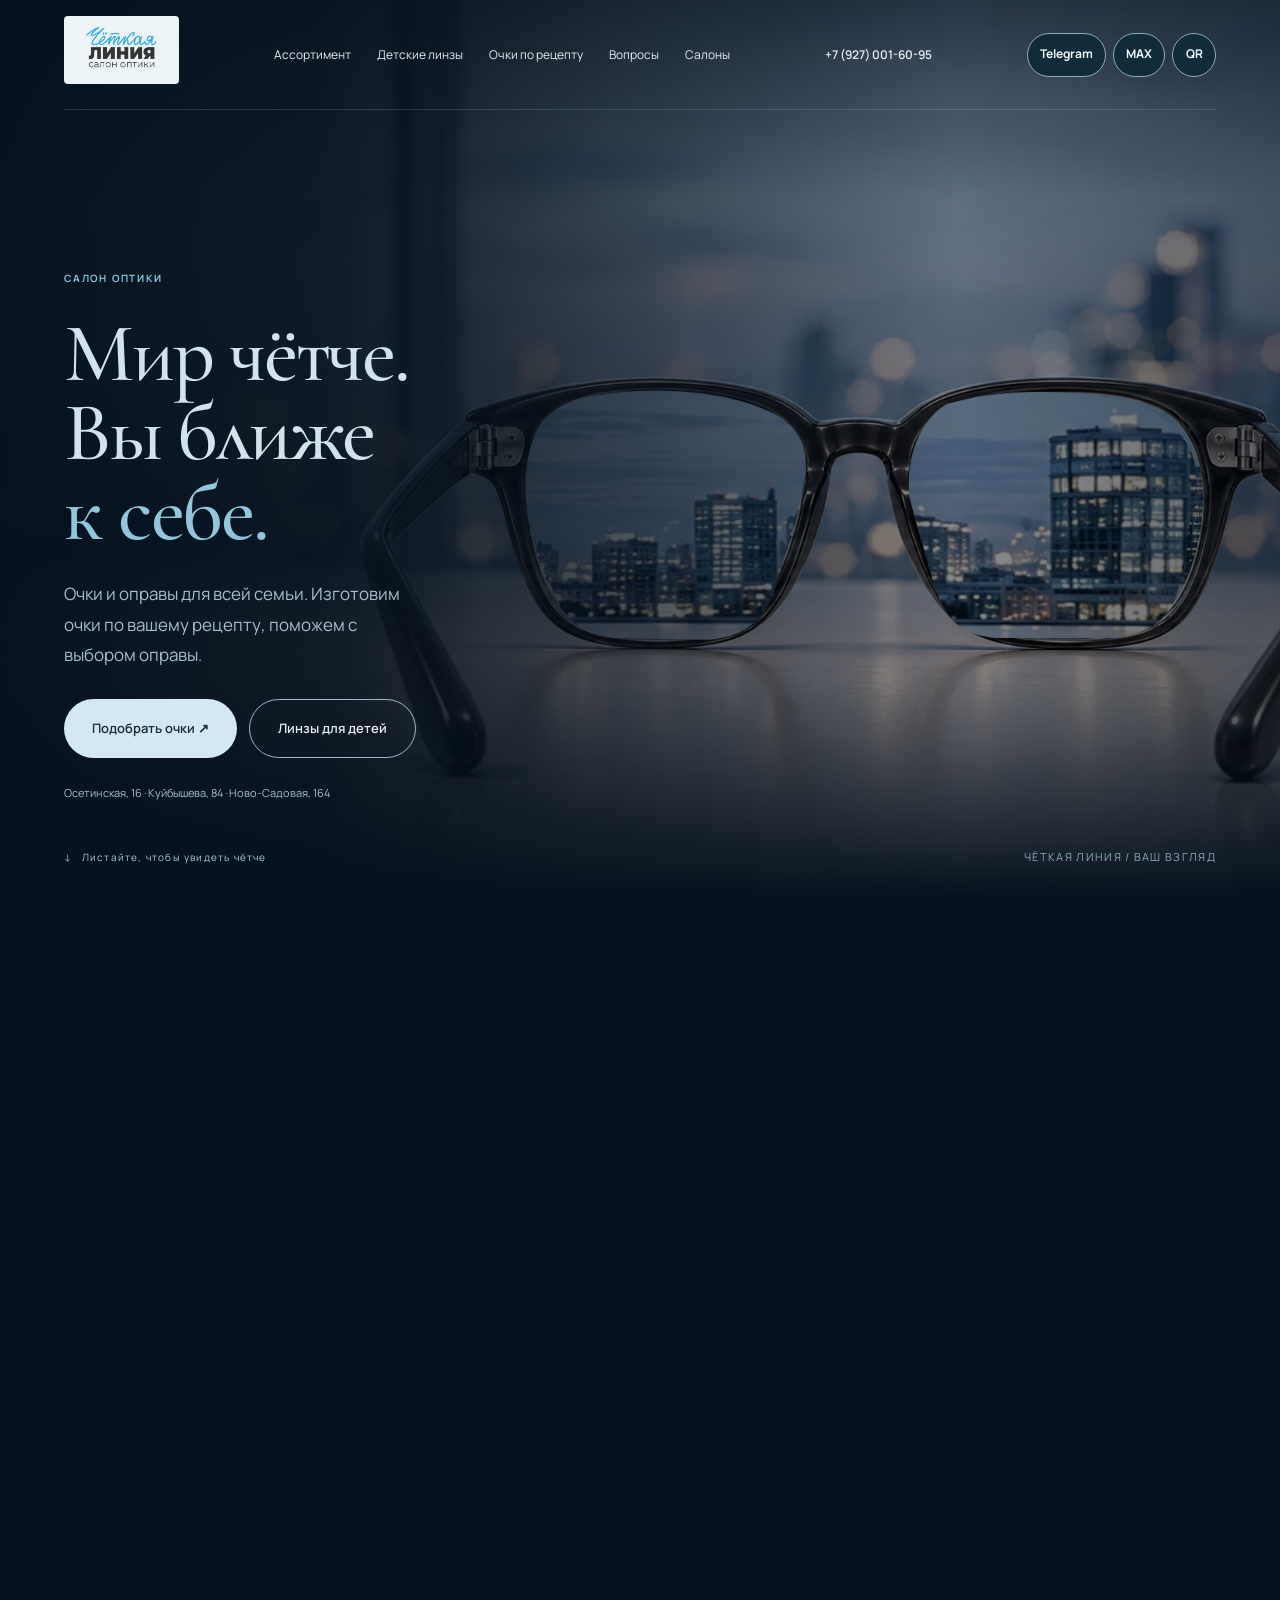
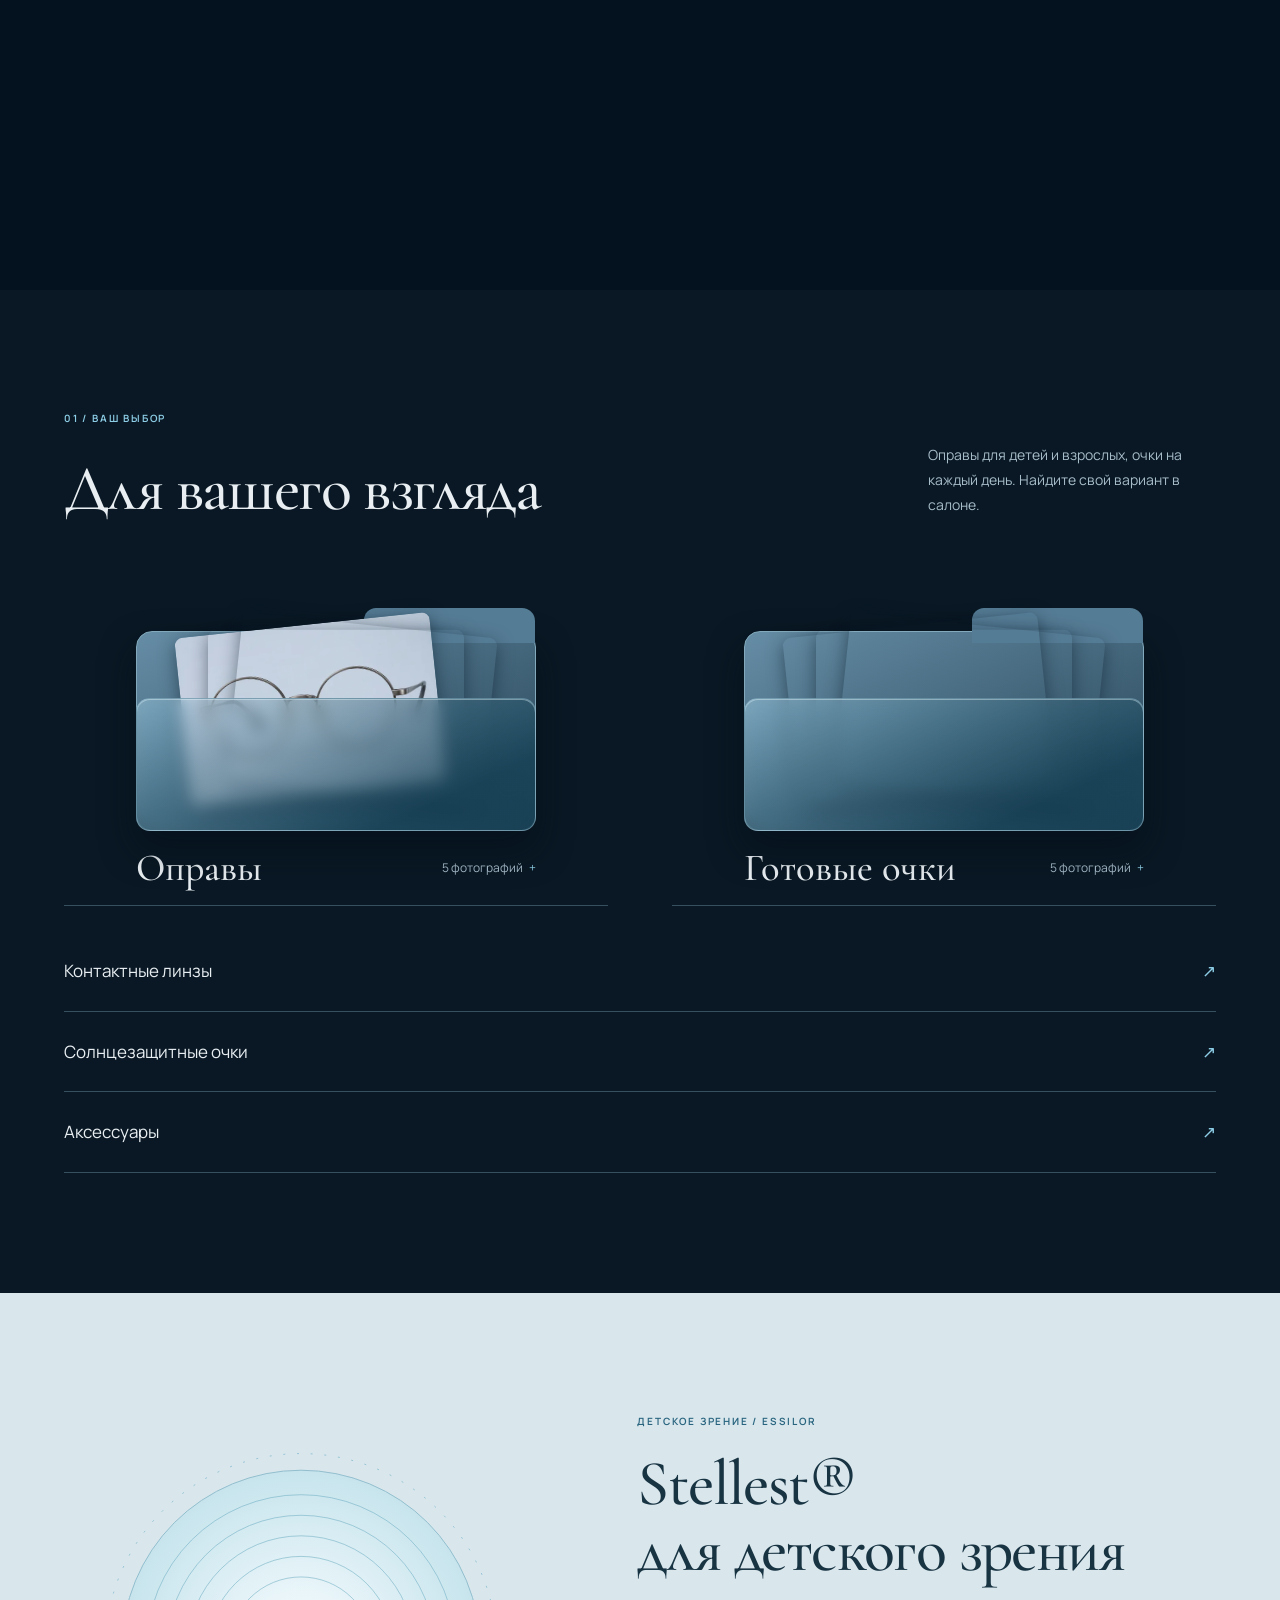
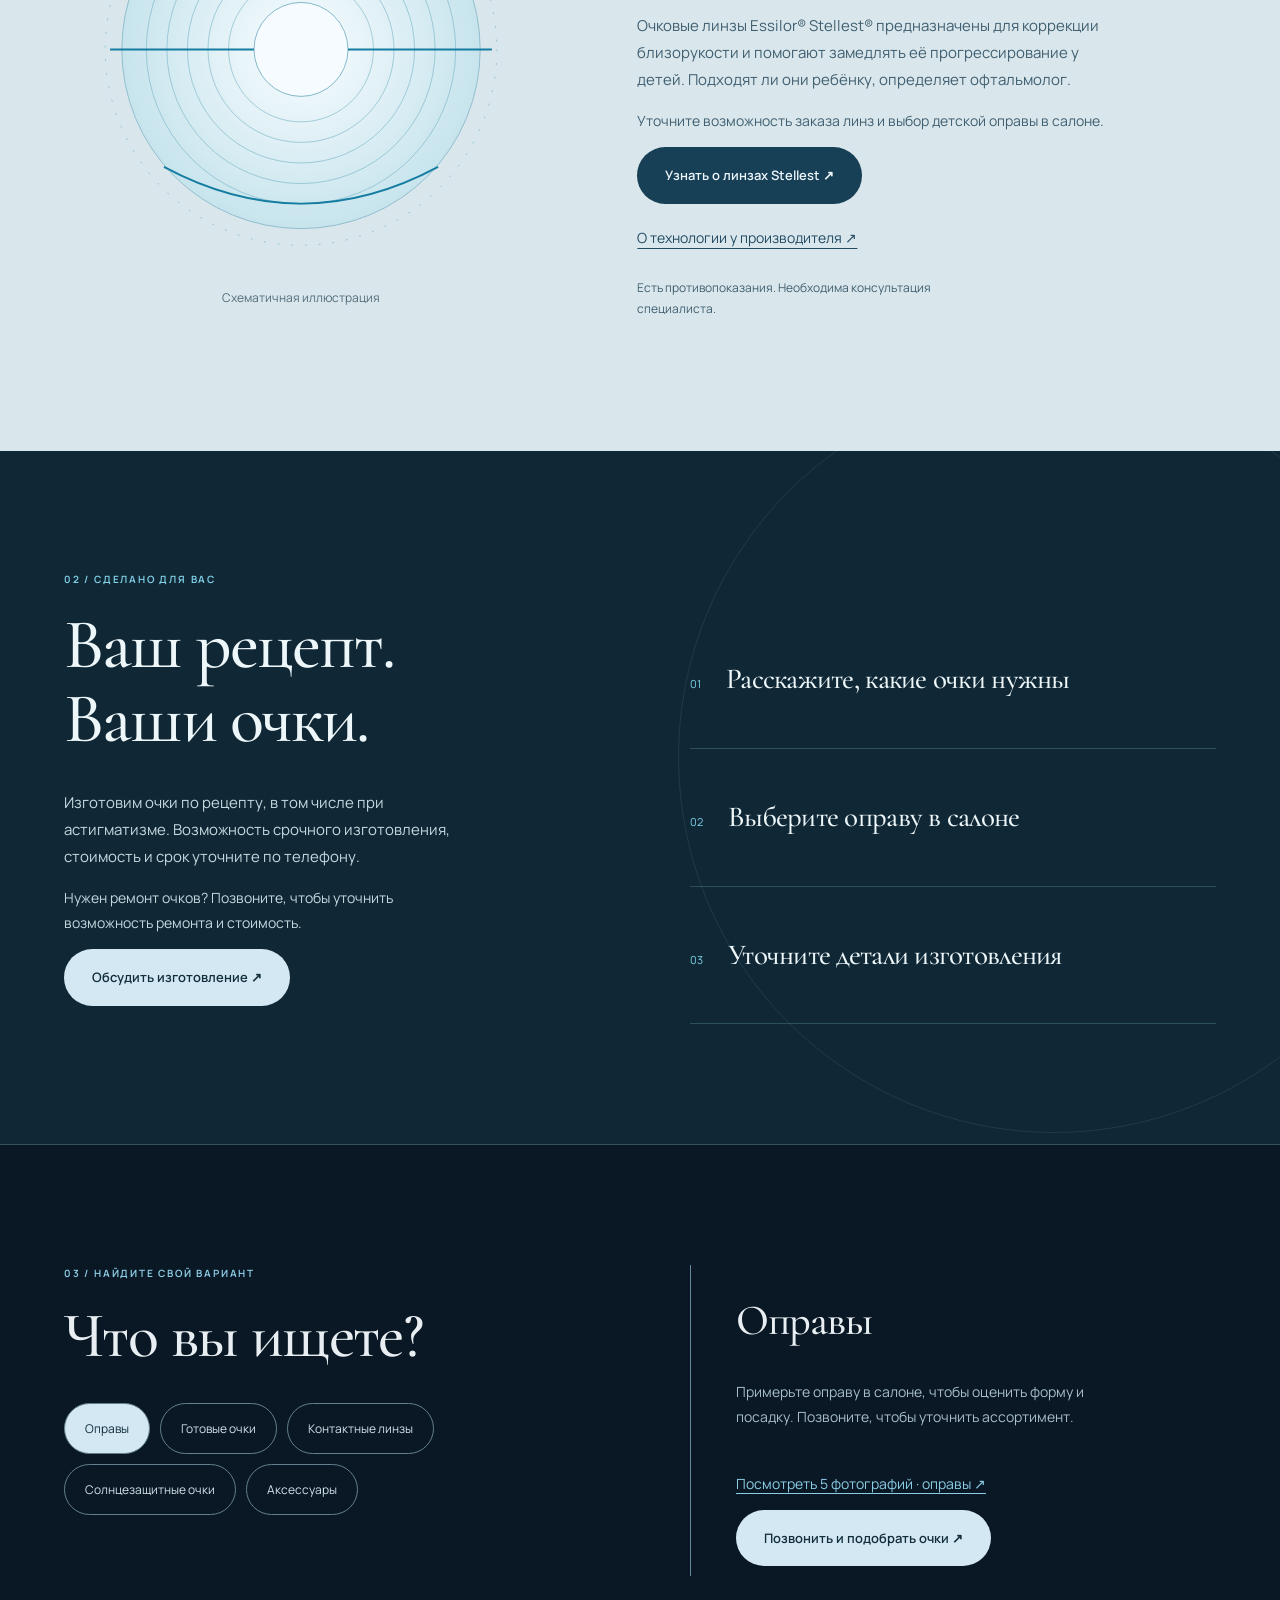
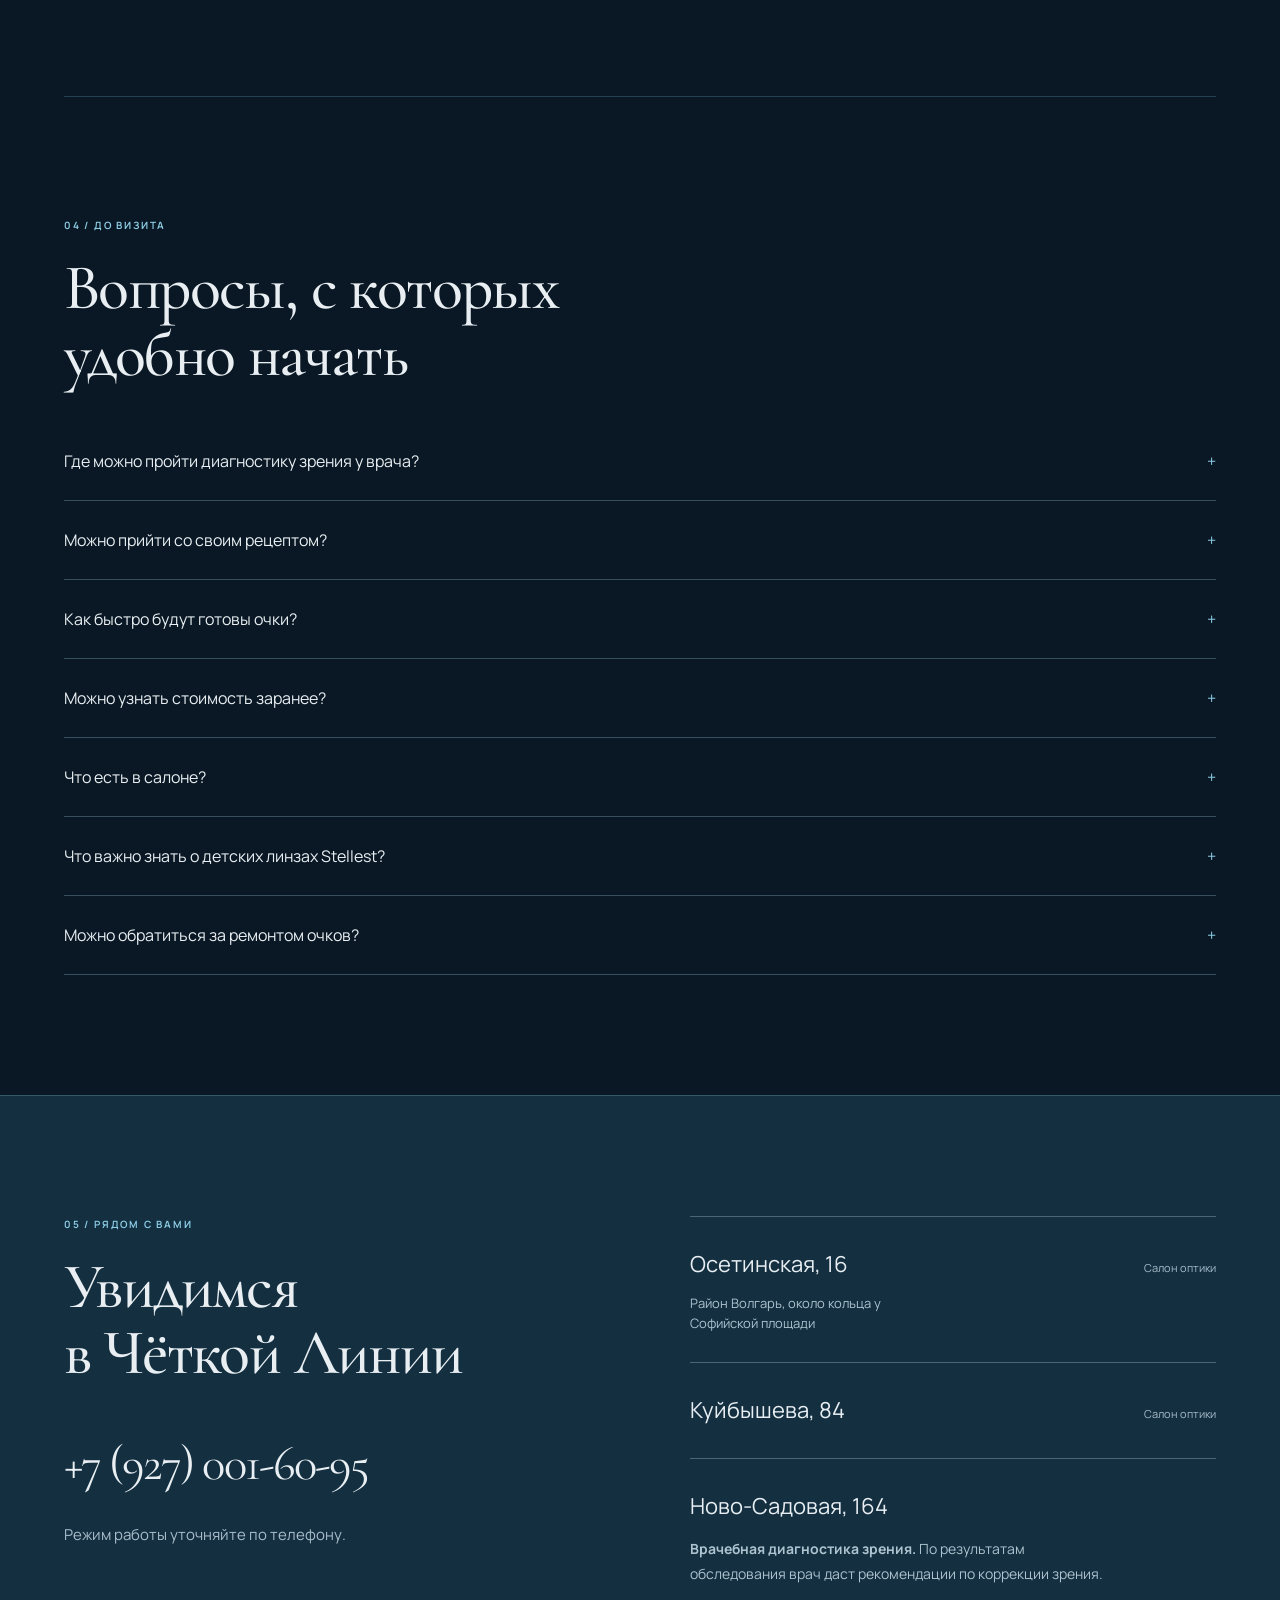
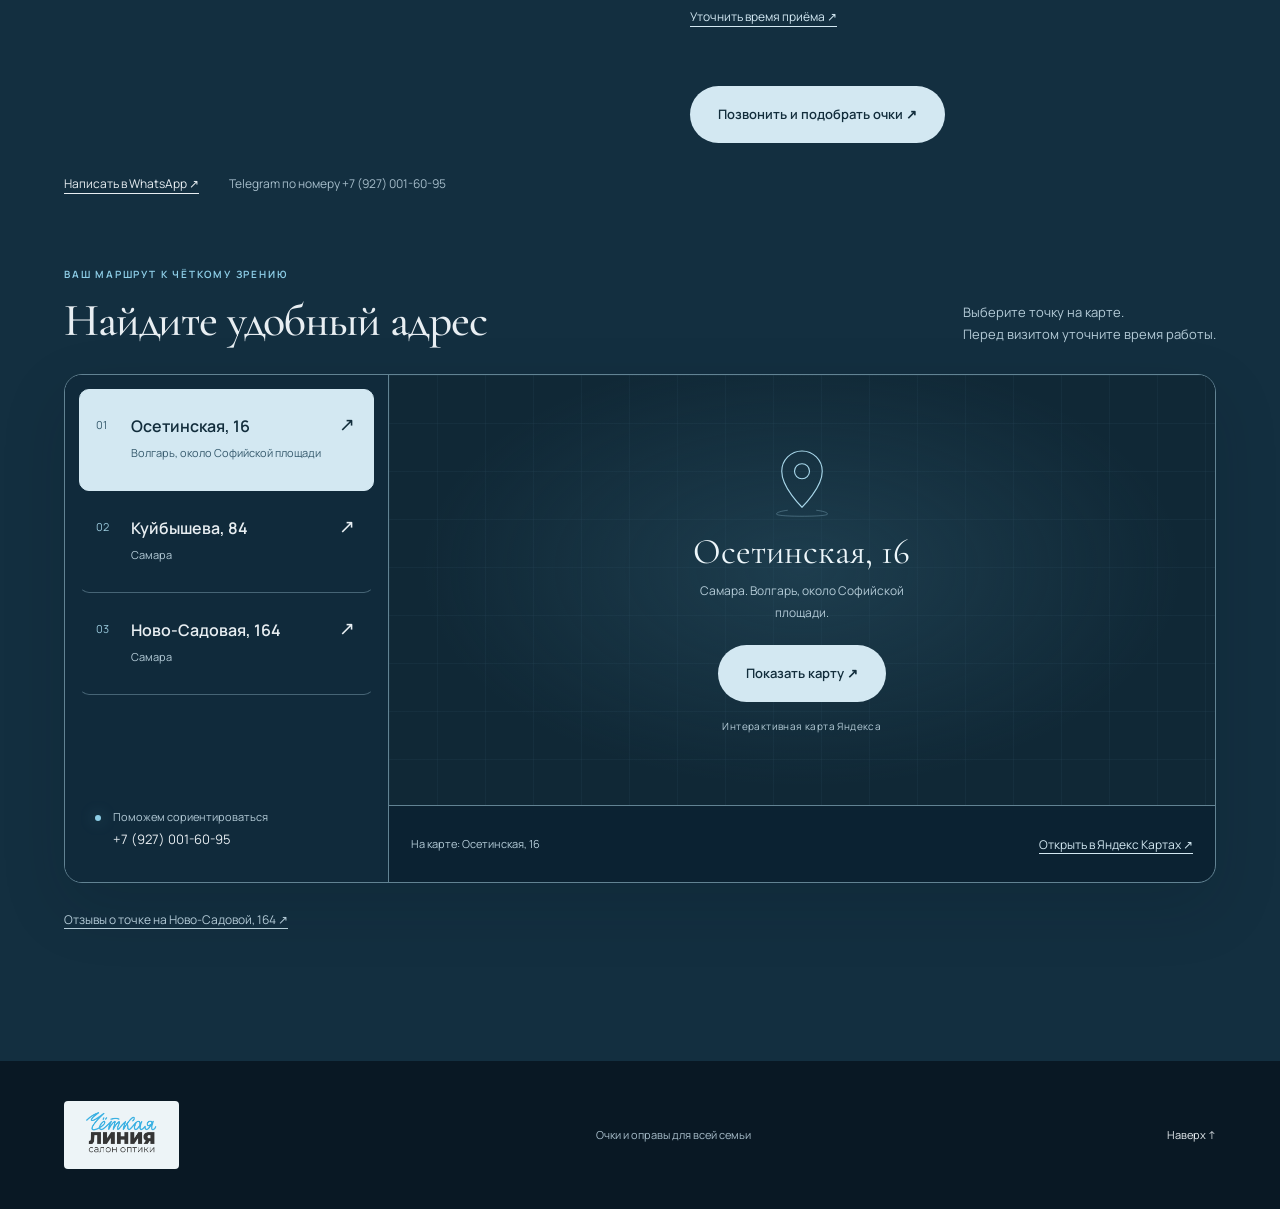
<file: index.html>
<!doctype html>
<html lang="ru">
<head>
<meta charset="utf-8">
<meta name="viewport" content="width=device-width,initial-scale=1">
<title>Чёткая Линия, очки и оправы для всей семьи</title>
<meta name="description" content="Очки по рецепту, оправы и линзы. Осетинская, 16 · Куйбышева, 84. Врачебная диагностика зрения: Ново-Садовая, 164. +7 (927) 001-60-95.">
<meta name="theme-color" content="#091824">
<link rel="canonical" href="https://hook-atelier.github.io/chetkaya-liniya/">
<meta property="og:type" content="website">
<meta property="og:locale" content="ru_RU">
<meta property="og:site_name" content="Чёткая Линия">
<meta property="og:title" content="Чёткая Линия, очки и оправы для всей семьи">
<meta property="og:description" content="Очки по рецепту, оправы и линзы. Осетинская, 16 · Куйбышева, 84. Врачебная диагностика зрения: Ново-Садовая, 164. +7 (927) 001-60-95.">
<meta property="og:url" content="https://hook-atelier.github.io/chetkaya-liniya/">
<meta property="og:image" content="https://hook-atelier.github.io/chetkaya-liniya/assets/hero.webp">
<meta property="og:image:alt" content="Очки дужками к зрителю, чёткий город внутри линз">
<meta name="twitter:card" content="summary_large_image">
<meta name="twitter:title" content="Чёткая Линия, очки и оправы для всей семьи">
<meta name="twitter:description" content="Очки по рецепту, оправы и линзы. Осетинская, 16 · Куйбышева, 84. Врачебная диагностика зрения: Ново-Садовая, 164. +7 (927) 001-60-95.">
<meta name="twitter:url" content="https://hook-atelier.github.io/chetkaya-liniya/">
<meta name="twitter:image" content="https://hook-atelier.github.io/chetkaya-liniya/assets/hero.webp">
<meta name="twitter:image:alt" content="Очки дужками к зрителю, чёткий город внутри линз">
<link rel="stylesheet" href="assets/style.css">
<link rel="stylesheet" href="assets/perspektiva.css?v=20261115-contact-qr">
<link rel="icon" type="image/svg+xml" href="data:image/svg+xml,%3Csvg%20xmlns%3D%22http%3A%2F%2Fwww.w3.org%2F2000%2Fsvg%22%20viewBox%3D%220%200%2064%2064%22%3E%3Crect%20width%3D%2264%22%20height%3D%2264%22%20rx%3D%2214%22%20fill%3D%22%23eef4f6%22%2F%3E%3Cg%20fill%3D%22none%22%20stroke%3D%22%23167da2%22%20stroke-width%3D%224%22%3E%3Crect%20x%3D%227%22%20y%3D%2224%22%20width%3D%2221%22%20height%3D%2217%22%20rx%3D%227%22%2F%3E%3Crect%20x%3D%2236%22%20y%3D%2224%22%20width%3D%2221%22%20height%3D%2217%22%20rx%3D%227%22%2F%3E%3Cpath%20d%3D%22M28%2030h8M3%2025l5%203m48%200%205-3%22%2F%3E%3C%2Fg%3E%3C%2Fsvg%3E">
<link rel="stylesheet" href="assets/locations.css?v=20261124">
</head>
<body>
<a class="skip" href="#main">Перейти к содержимому</a>
<header class="wrap">
<a href="#main">
<img class="logo" src="assets/logo.png" alt="Чёткая Линия, салон оптики">
</a>
<nav id="nav" aria-label="Основная навигация">
<a href="#assortment">Ассортимент</a>
<a href="#stellest">Детские линзы</a>
<a href="#recipe">Очки по рецепту</a>
<a href="#questions">Вопросы</a>
<a href="#contacts">Салоны</a>
</nav>
<a class="phone" href="tel:+79270016095">+7 (927) 001-60-95</a>
<div class="header-messengers" role="group" aria-label="Связаться с салоном">
<a class="messenger-button" href="https://t.me/+79270016095" target="_blank" rel="noopener">Telegram</a>
<details class="header-contact max-contact" name="header-contact">
<summary class="messenger-button" aria-controls="max-contact-panel">MAX</summary>
<div class="header-contact-panel max-contact-panel" id="max-contact-panel">
<strong>Найдите салон в MAX по номеру</strong>
<span class="max-contact-number">+7 (927) 001-60-95</span>
<div class="max-contact-actions">
<button type="button" class="messenger-button max-copy" hidden>Скопировать номер</button>
<a class="messenger-button" href="https://web.max.ru/" target="_blank" rel="noopener">Открыть MAX ↗</a>
</div>
<span class="max-copy-status" role="status"></span>
</div>
</details>
<details class="header-contact qr-contact" name="header-contact">
<summary class="messenger-button" aria-controls="qr-contact-panel" aria-label="QR-код контактов">QR</summary>
<div class="header-contact-panel qr-contact-panel" id="qr-contact-panel">
<strong>Контакты «Чёткой Линии»</strong>
<img src="assets/contacts-qr.svg" width="184" height="184" alt="QR-код для перехода в раздел контактов салона" loading="lazy">
<a class="messenger-button" href="#contacts">Открыть контакты ↓</a>
</div>
</details>
</div>
<button class="menu" aria-expanded="false" aria-controls="nav">Меню</button>
</header>
<main id="main" tabindex="-1">
<section class="hero">
<div class="stage">
<div class="art">
<img src="assets/hero.webp" alt="Очки дужками к зрителю, чёткий город внутри линз">
<canvas width="2048" height="1158" aria-hidden="true">
</canvas>
</div>
<div class="shade">
</div>
<div class="wrap">
<div class="hero-copy">
<div class="eyebrow">САЛОН ОПТИКИ</div>
<h1>Мир чётче.<br>Вы ближе<br>
<em>к себе.</em>
</h1>
<p>Очки и оправы для всей семьи. Изготовим очки по вашему рецепту, поможем с выбором оправы.</p>
<div class="hero-actions">
<a class="btn" href="tel:+79270016095">Подобрать очки ↗</a>
<a class="btn btn-ghost" href="#stellest">Линзы для детей</a>
</div>
<small>Осетинская, 16 · Куйбышева, 84 · Ново-Садовая, 164</small>
</div>
</div>
<div class="cue">↓ &nbsp; Листайте, чтобы увидеть чётче</div>
<div class="hero-index" aria-hidden="true">ЧЁТКАЯ ЛИНИЯ / ВАШ ВЗГЛЯД</div>
</div>
</section>
<section class="section wrap" id="assortment">
<div class="eyebrow">01 / ВАШ ВЫБОР</div>
<div class="heading">
<h2>Для вашего взгляда</h2>
<p>Оправы для детей и взрослых, очки на каждый день. Найдите свой вариант в салоне.</p>
</div>
<div class="catalog catalog-folders">
<details class="catalog-folder" id="frames-folder">
<summary class="folder-trigger">
<span class="folder-visual" aria-hidden="true">
<span class="folder-back"></span>
<span class="folder-sheets">
<img src="assets/catalog/frame-round.webp" width="640" height="426" alt="" loading="lazy" decoding="async">
<img src="assets/catalog/frame-rectangular.webp" width="640" height="426" alt="" loading="lazy" decoding="async">
<img src="assets/catalog/frame-oval.webp" width="640" height="426" alt="" loading="lazy" decoding="async">
</span>
<span class="folder-front"></span>
</span>
<span class="folder-caption"><strong>Оправы</strong><small>5 фотографий</small></span>
</summary>
<div class="choice-variants">
<h4>Варианты оправ</h4>
<ul>
<li><a href="assets/catalog/frame-round.webp" class="catalog-photo"><img src="assets/catalog/frame-round.webp" width="640" height="426" loading="lazy" decoding="async" alt="Круглая металлическая оправа"><strong>Круглые</strong></a></li>
<li><a href="assets/catalog/frame-rectangular.webp" class="catalog-photo"><img src="assets/catalog/frame-rectangular.webp" width="640" height="426" loading="lazy" decoding="async" alt="Прямоугольная тёмно-синяя оправа"><strong>Прямоугольные</strong></a></li>
<li><a href="assets/catalog/frame-oval.webp" class="catalog-photo"><img src="assets/catalog/frame-oval.webp" width="640" height="426" loading="lazy" decoding="async" alt="Овальная полупрозрачная оправа"><strong>Овальные</strong></a></li>
<li><a href="assets/catalog/frame-cat-eye.webp" class="catalog-photo"><img src="assets/catalog/frame-cat-eye.webp" width="640" height="426" loading="lazy" decoding="async" alt="Бордовая оправа с приподнятыми уголками"><strong>«Кошачий глаз»</strong></a></li>
<li><a href="assets/catalog/frame-kids.webp" class="catalog-photo"><img src="assets/catalog/frame-kids.webp" width="640" height="426" loading="lazy" decoding="async" alt="Бирюзовая детская оправа со скруглёнными углами"><strong>Детские квадратные</strong></a></li>
</ul>
<small>Изображения иллюстративные. Наличие уточняйте в салоне.</small>
</div>
</details>
<details class="catalog-folder" id="readers-folder">
<summary class="folder-trigger">
<span class="folder-visual" aria-hidden="true">
<span class="folder-back"></span>
<span class="folder-sheets">
<img src="assets/catalog/reader-rectangle.webp" width="640" height="426" alt="" loading="lazy" decoding="async">
<img src="assets/catalog/reader-round.webp" width="640" height="426" alt="" loading="lazy" decoding="async">
<img src="assets/catalog/reader-oval.webp" width="640" height="426" alt="" loading="lazy" decoding="async">
</span>
<span class="folder-front"></span>
</span>
<span class="folder-caption"><strong>Готовые очки</strong><small>5 фотографий</small></span>
</summary>
<div class="choice-variants">
<h4>Варианты готовых очков для чтения</h4>
<ul>
<li><a href="assets/catalog/reader-rectangle.webp" class="catalog-photo"><img src="assets/catalog/reader-rectangle.webp" width="640" height="426" loading="lazy" decoding="async" alt="Прямоугольные очки для чтения в черепаховой оправе"><strong>Прямоугольные</strong></a></li>
<li><a href="assets/catalog/reader-round.webp" class="catalog-photo"><img src="assets/catalog/reader-round.webp" width="640" height="426" loading="lazy" decoding="async" alt="Круглые очки для чтения в янтарной оправе"><strong>Круглые</strong></a></li>
<li><a href="assets/catalog/reader-oval.webp" class="catalog-photo"><img src="assets/catalog/reader-oval.webp" width="640" height="426" loading="lazy" decoding="async" alt="Овальные очки для чтения в тонкой золотистой оправе"><strong>Овальные</strong></a></li>
<li><a href="assets/catalog/reader-half-eye.webp" class="catalog-photo"><img src="assets/catalog/reader-half-eye.webp" width="640" height="426" loading="lazy" decoding="async" alt="Узкие очки для чтения с прямым верхом и округлым низом"><strong>Полукруглые</strong></a></li>
<li><a href="assets/catalog/reader-hexagon.webp" class="catalog-photo"><img src="assets/catalog/reader-hexagon.webp" width="640" height="426" loading="lazy" decoding="async" alt="Шестиугольные очки для чтения в металлической оправе"><strong>Шестиугольные</strong></a></li>
</ul>
<small>Изображения иллюстративные. Наличие уточняйте в салоне.</small>
</div>
</details>
</div>
<a class="row" href="#choose">Контактные линзы <span>↗</span>
</a>
<a class="row" href="#choose">Солнцезащитные очки <span>↗</span>
</a>
<a class="row" href="#choose">Аксессуары <span>↗</span>
</a>
</section>
<section class="section stellest" id="stellest">
<div class="wrap stellest-grid">
<div class="lens-illustration" aria-hidden="true">
<svg viewBox="0 0 480 460" fill="none">
<defs>
<radialGradient id="lensLight">
<stop stop-color="#f9fdff"/>
<stop offset="1" stop-color="#c7e4ed"/>
</radialGradient>
</defs>
<circle cx="240" cy="220" r="183" fill="url(#lensLight)" stroke="#91bdcc"/>
<g stroke="#69abc0" stroke-opacity=".55">
<circle cx="240" cy="220" r="158"/>
<circle cx="240" cy="220" r="137"/>
<circle cx="240" cy="220" r="116"/>
<circle cx="240" cy="220" r="95"/>
<circle cx="240" cy="220" r="74"/>
</g>
<circle cx="240" cy="220" r="48" fill="#f5fbfe" stroke="#83b7c8"/>
<path d="M45 220H192M288 220H435" stroke="#167da2" stroke-width="2"/>
<path d="M100 340Q240 415 380 340" stroke="#167da2" stroke-width="2"/>
<circle cx="240" cy="220" r="200" stroke="#167da2" stroke-dasharray="2 12" opacity=".35"/>
</svg>
<span>Схематичная иллюстрация</span>
</div>
<div class="stellest-copy">
<div class="eyebrow">ДЕТСКОЕ ЗРЕНИЕ / ESSILOR</div>
<h2>Stellest®<br>для детского зрения</h2>
<p>Очковые линзы Essilor® Stellest® предназначены для коррекции близорукости и помогают замедлять её прогрессирование у детей. Подходят ли они ребёнку, определяет офтальмолог.</p>
<p class="stellest-note">Уточните возможность заказа линз и выбор детской оправы в салоне.</p>
<a class="btn" href="tel:+79270016095">Узнать о линзах Stellest ↗</a>
<a class="source-link" href="https://ecp.essilor-pro.com/gb/essilor-lenses/myopia-management" target="_blank" rel="noopener">О технологии у производителя ↗</a>
<p class="medical-note">Есть противопоказания. Необходима консультация специалиста.</p>
</div>
</div>
</section>
<section class="section recipe" id="recipe">
<div class="wrap split">
<div>
<div class="eyebrow">02 / СДЕЛАНО ДЛЯ ВАС</div>
<h2>Ваш рецепт.<br>Ваши очки.</h2>
<p>Изготовим очки по рецепту, в том числе при астигматизме. Возможность срочного изготовления, стоимость и срок уточните по телефону.</p>
<p class="repair-note">Нужен ремонт очков? Позвоните, чтобы уточнить возможность ремонта и стоимость.</p>
<a class="btn" href="tel:+79270016095">Обсудить изготовление ↗</a>
</div>
<div class="steps">
<div>
<small>01</small>
<h3>Расскажите, какие очки нужны</h3>
</div>
<div>
<small>02</small>
<h3>Выберите оправу в салоне</h3>
</div>
<div>
<small>03</small>
<h3>Уточните детали изготовления</h3>
</div>
</div>
</div>
</section>
<section class="section wrap split" id="choose">
<div>
<div class="eyebrow">03 / НАЙДИТЕ СВОЙ ВАРИАНТ</div>
<h2>Что вы ищете?</h2>
<div class="choices">
<button aria-pressed="true">Оправы</button>
<button aria-pressed="false">Готовые очки</button>
<button aria-pressed="false">Контактные линзы</button>
<button aria-pressed="false">Солнцезащитные очки</button>
<button aria-pressed="false">Аксессуары</button>
</div>
</div>
<div class="answer" aria-live="polite">
<h3 id="choice-title">Оправы</h3>
<p id="choice-description">Примерьте оправу в салоне, чтобы оценить форму и посадку. Позвоните, чтобы уточнить ассортимент.</p>
<p class="choice-gallery" data-choice="Оправы"><a href="#frames-folder">Посмотреть 5 фотографий · оправы ↗</a></p>
<p class="choice-gallery" data-choice="Готовые очки"><a href="#readers-folder">Посмотреть 5 фотографий · готовые очки ↗</a></p>
<a class="btn" href="tel:+79270016095">Позвонить и подобрать очки ↗</a>
</div>
</section>
<section class="section wrap" id="questions">
<div class="eyebrow">04 / ДО ВИЗИТА</div>
<h2>Вопросы, с которых<br>удобно начать</h2>
<details>
<summary>Где можно пройти диагностику зрения у врача?</summary>
<p>Врачебная диагностика зрения проводится по адресу: Ново-Садовая, 164. По результатам обследования врач даст рекомендации по коррекции зрения. Время приёма уточните по телефону <a href="tel:+79270016095">+7 (927) 001-60-95</a>.</p>
</details>
<details>
<summary>Можно прийти со своим рецептом?</summary>
<p>Да, в салоне изготавливают очки по рецепту. Позвоните, чтобы уточнить детали заказа.</p>
</details>
<details>
<summary>Как быстро будут готовы очки?</summary>
<p>Есть возможность срочного изготовления. Точный срок зависит от заказа, уточните его по телефону.</p>
</details>
<details>
<summary>Можно узнать стоимость заранее?</summary>
<p>Позвоните и расскажите о рецепте и пожеланиях. Стоимость зависит от выбранной оправы и линз.</p>
</details>
<details>
<summary>Что есть в салоне?</summary>
<p>Оправы, готовые очки, контактные линзы, солнцезащитные очки и аксессуары.</p>
</details>
<details>
<summary>Что важно знать о детских линзах Stellest?</summary>
<p>Линзы Stellest® помогают корректировать близорукость и замедлять её прогрессирование у детей. Решение о назначении принимает офтальмолог. Позвоните, чтобы уточнить возможность заказа по рецепту.</p>
</details>
<details>
<summary>Можно обратиться за ремонтом очков?</summary>
<p>Да, в салоне есть ремонт очков. Возможность ремонта конкретной оправы, стоимость и срок уточните по телефону.</p>
</details>
</section>
<section class="section contacts" id="contacts">
<div class="wrap split">
<div>
<div class="eyebrow">05 / РЯДОМ С ВАМИ</div>
<h2>Увидимся<br>в Чёткой Линии</h2>
<a class="big-phone" href="tel:+79270016095">+7 (927) 001-60-95</a>
<p>Режим работы уточняйте по телефону.</p>
</div>
<div>
<div class="address">
<div>Осетинская, 16<span class="address-note">Район Волгарь, около кольца у Софийской площади</span>
</div>
<small>Салон оптики</small>
</div>
<div class="address">Куйбышева, 84 <small>Салон оптики</small>
</div>
<div class="address address-clinic">
<div>Ново-Садовая, 164
<span class="address-note"><strong>Врачебная диагностика зрения.</strong> По результатам обследования врач даст рекомендации по коррекции зрения.</span>
</div>
<a class="clinic-call" href="tel:+79270016095">Уточнить время приёма ↗</a>
</div>
<a class="btn" href="tel:+79270016095">Позвонить и подобрать очки ↗</a>
</div>
</div>
<div class="wrap messenger-links">
<a href="https://wa.me/79270016095" target="_blank" rel="noopener">Написать в WhatsApp ↗</a>
<span>Telegram по номеру +7 (927) 001-60-95</span>
</div>
<div class="wrap location-finder" aria-labelledby="location-heading">
<div class="location-heading">
<div><div class="eyebrow">ВАШ МАРШРУТ К ЧЁТКОМУ ЗРЕНИЮ</div><h3 id="location-heading">Найдите удобный адрес</h3></div>
<p>Выберите точку на карте.<br>Перед визитом уточните время работы.</p>
</div>
<div class="location-layout">
<nav class="location-list" aria-label="Адреса на карте">
<a class="location-option" href="https://yandex.ru/maps/?text=Самара%2C%20Осетинская%20улица%2C%2016" target="_blank" rel="noopener noreferrer" data-map-location="osetinskaya" aria-current="location">
<span class="location-number" aria-hidden="true">01</span><span><strong>Осетинская, 16</strong><span class="location-caption">Волгарь, около Софийской площади</span></span><span class="location-arrow" aria-hidden="true">↗</span>
</a>
<a class="location-option" href="https://yandex.ru/maps/?text=Самара%2C%20улица%20Куйбышева%2C%2084" target="_blank" rel="noopener noreferrer" data-map-location="kuybysheva">
<span class="location-number" aria-hidden="true">02</span><span><strong>Куйбышева, 84</strong><span class="location-caption">Самара</span></span><span class="location-arrow" aria-hidden="true">↗</span>
</a>
<a class="location-option" href="https://yandex.ru/maps/org/chyotkaya_liniya/57505321973/" target="_blank" rel="noopener noreferrer" data-map-location="novo-sadovaya">
<span class="location-number" aria-hidden="true">03</span><span><strong>Ново-Садовая, 164</strong><span class="location-caption">Самара</span></span><span class="location-arrow" aria-hidden="true">↗</span>
</a>
<div class="location-help"><span class="location-help-dot" aria-hidden="true"></span><p>Поможем сориентироваться<br><a href="tel:+79270016095">+7 (927) 001-60-95</a></p></div>
</nav>
<div class="location-map">
<div class="location-map-stage">
<div class="location-placeholder">
<svg class="location-pin" viewBox="0 0 80 96" fill="none" aria-hidden="true"><path d="M40 83S13 57 13 35a27 27 0 1 1 54 0c0 22-27 48-27 48Z" stroke="currentColor" stroke-width="1.5"/><circle cx="40" cy="35" r="10" stroke="currentColor" stroke-width="1.5"/><path d="M21 87c-9 1-15 3-15 5s15 3 34 3 34-1 34-3-6-4-15-5" stroke="currentColor" stroke-width="1" opacity=".4"/></svg>
<p class="location-selected">Осетинская, 16</p>
<p class="location-map-description">Самара. Волгарь, около Софийской площади.</p>
<button class="btn location-load" type="button" hidden>Показать карту ↗</button>
<noscript><a class="btn" href="https://yandex.ru/maps/?text=Самара%2C%20Осетинская%20улица%2C%2016" target="_blank" rel="noopener noreferrer">Открыть карту ↗</a></noscript>
<span class="location-provider">Интерактивная карта Яндекса</span>
</div>
</div>
<div class="location-map-footer">
<p class="location-status" role="status">На карте: Осетинская, 16</p>
<a class="location-route" href="https://yandex.ru/maps/?text=Самара%2C%20Осетинская%20улица%2C%2016" target="_blank" rel="noopener noreferrer">Открыть в Яндекс Картах ↗</a>
</div>
</div>
</div>
<a class="location-reviews" href="https://yandex.ru/maps/org/chyotkaya_liniya/57505321973/reviews/" target="_blank" rel="noopener noreferrer">Отзывы о точке на Ново-Садовой, 164 ↗</a>
</div>
</section>
</main>
<footer class="wrap">
<img class="logo" src="assets/logo.png" alt="Чёткая Линия">
<p>Очки и оправы для всей семьи</p>
<a href="#main">Наверх ↑</a>
</footer>
<a class="mobile-call btn" href="tel:+79270016095">Позвонить в салон ↗</a>
<script src="assets/app.js?v=20261115-contact-qr">
</script>
<script src="assets/motion.js">
</script>
<script src="assets/locations.js?v=20261124" defer></script>
</body>
</html>
</file>
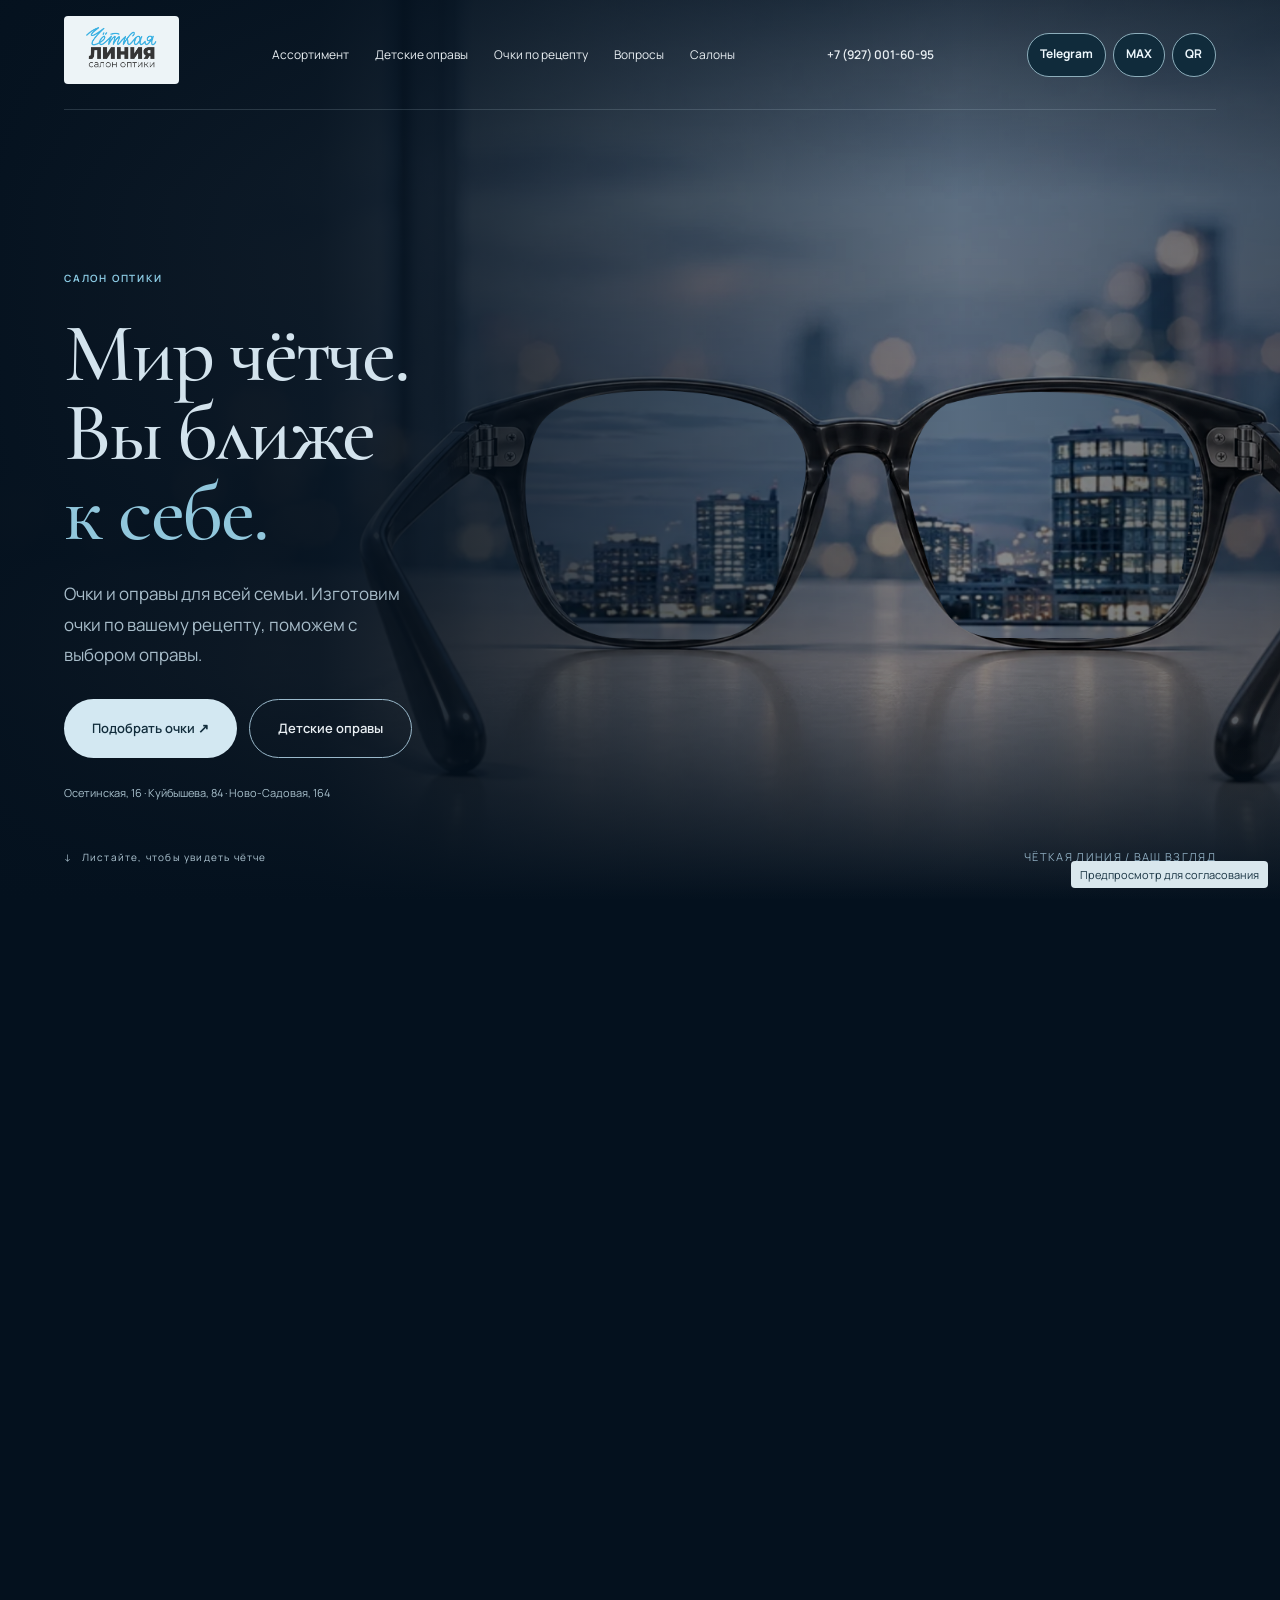
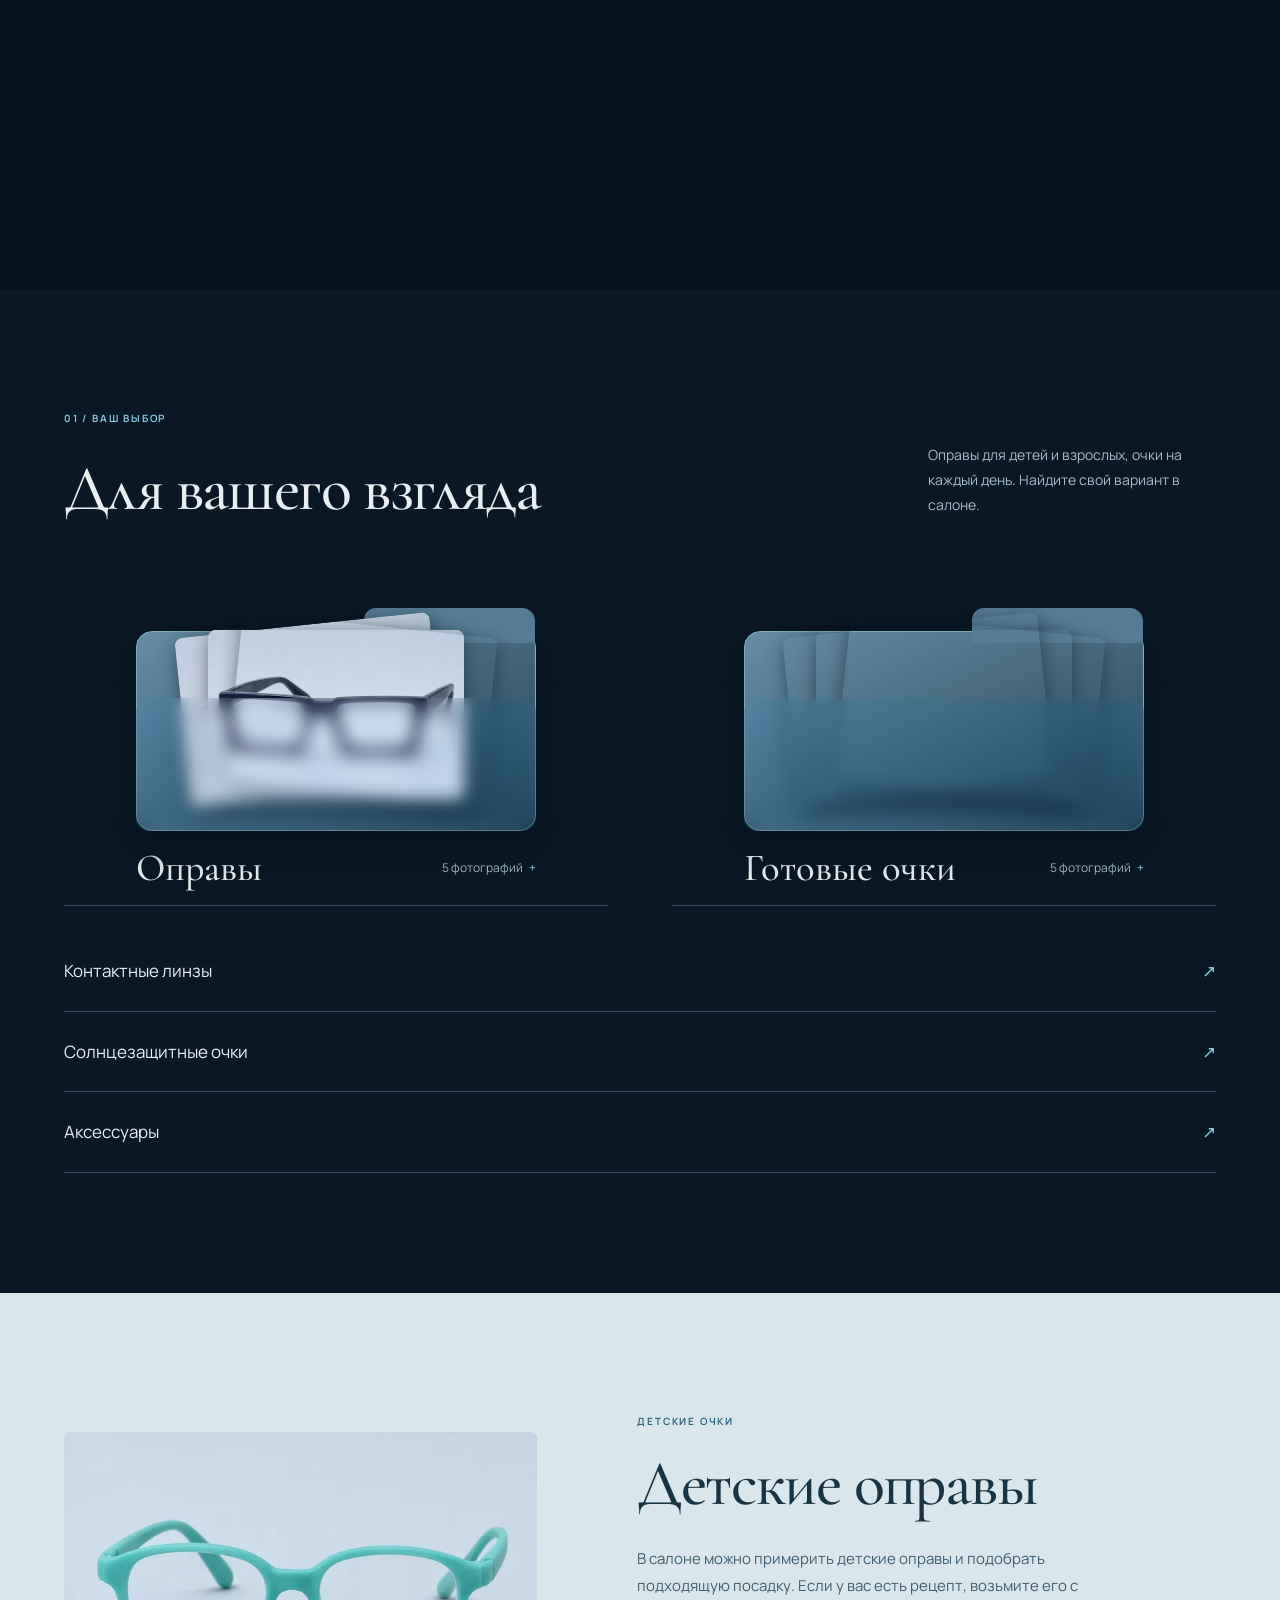
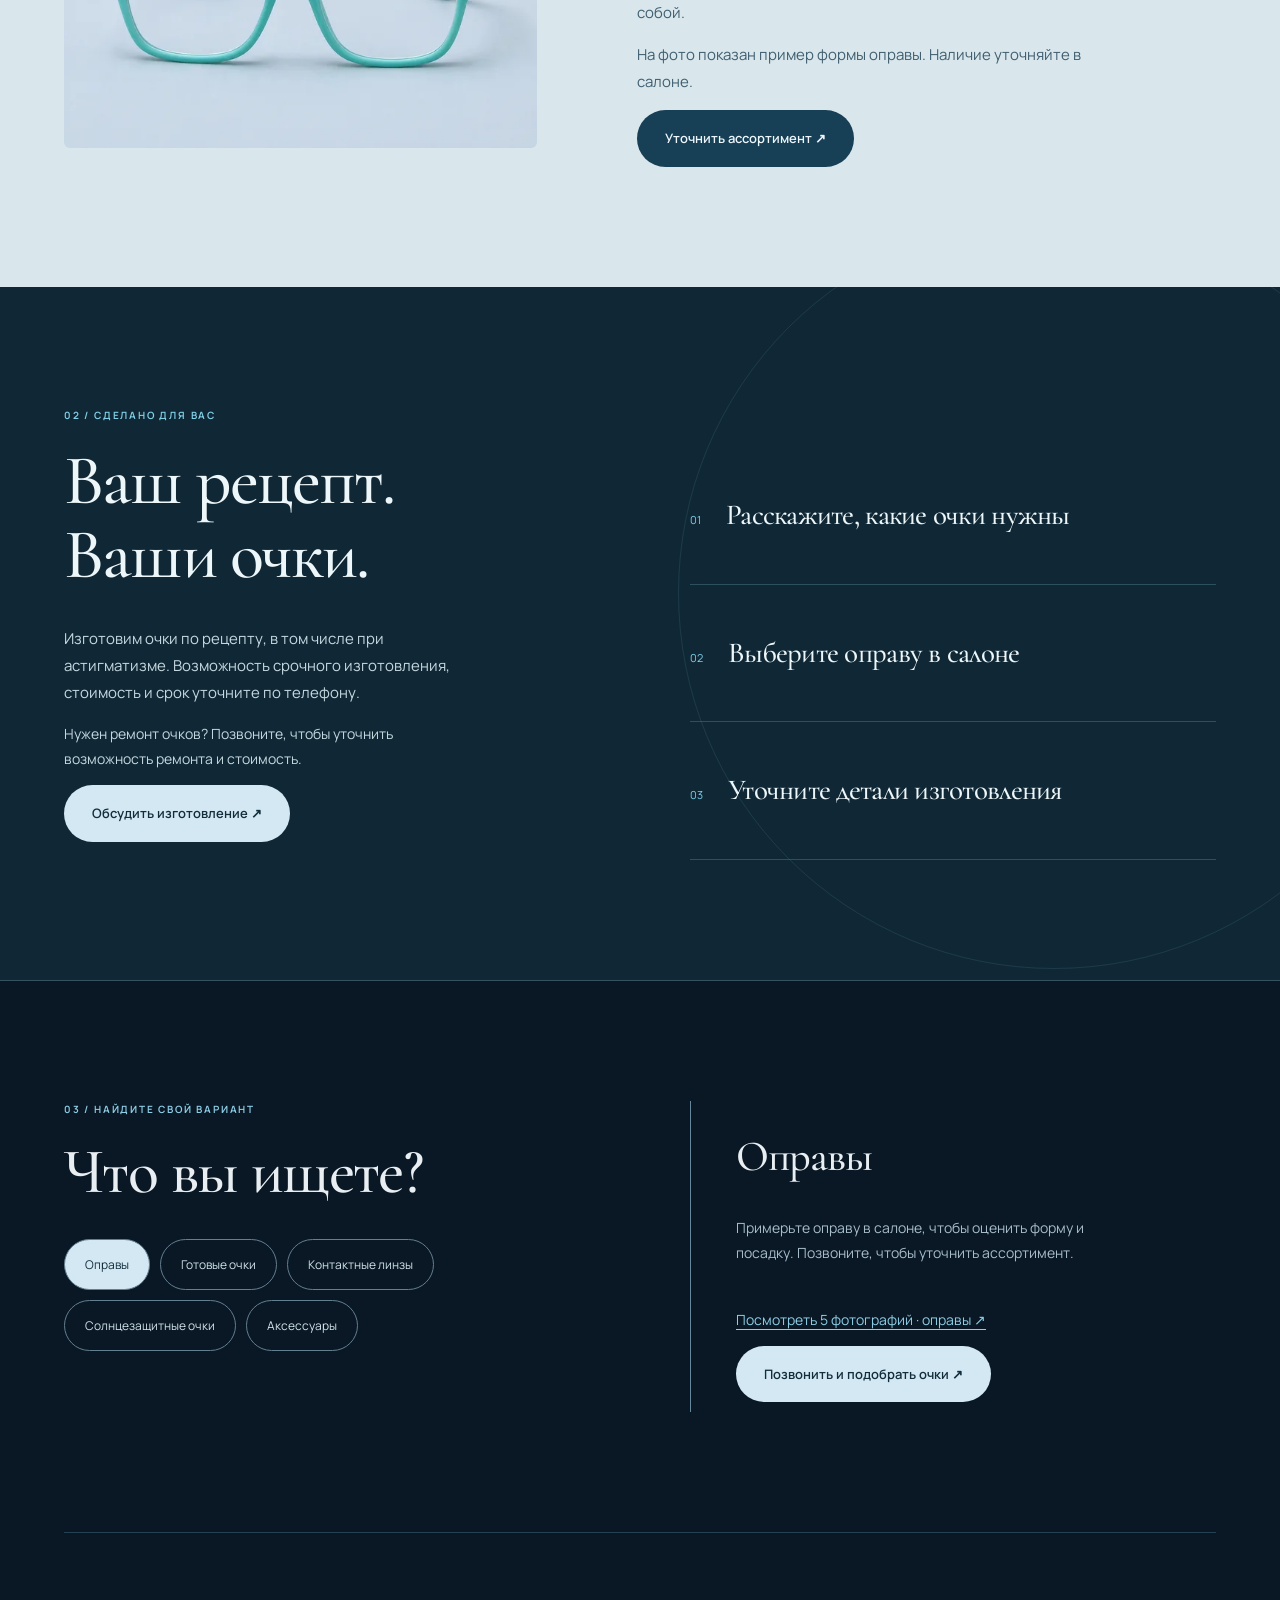
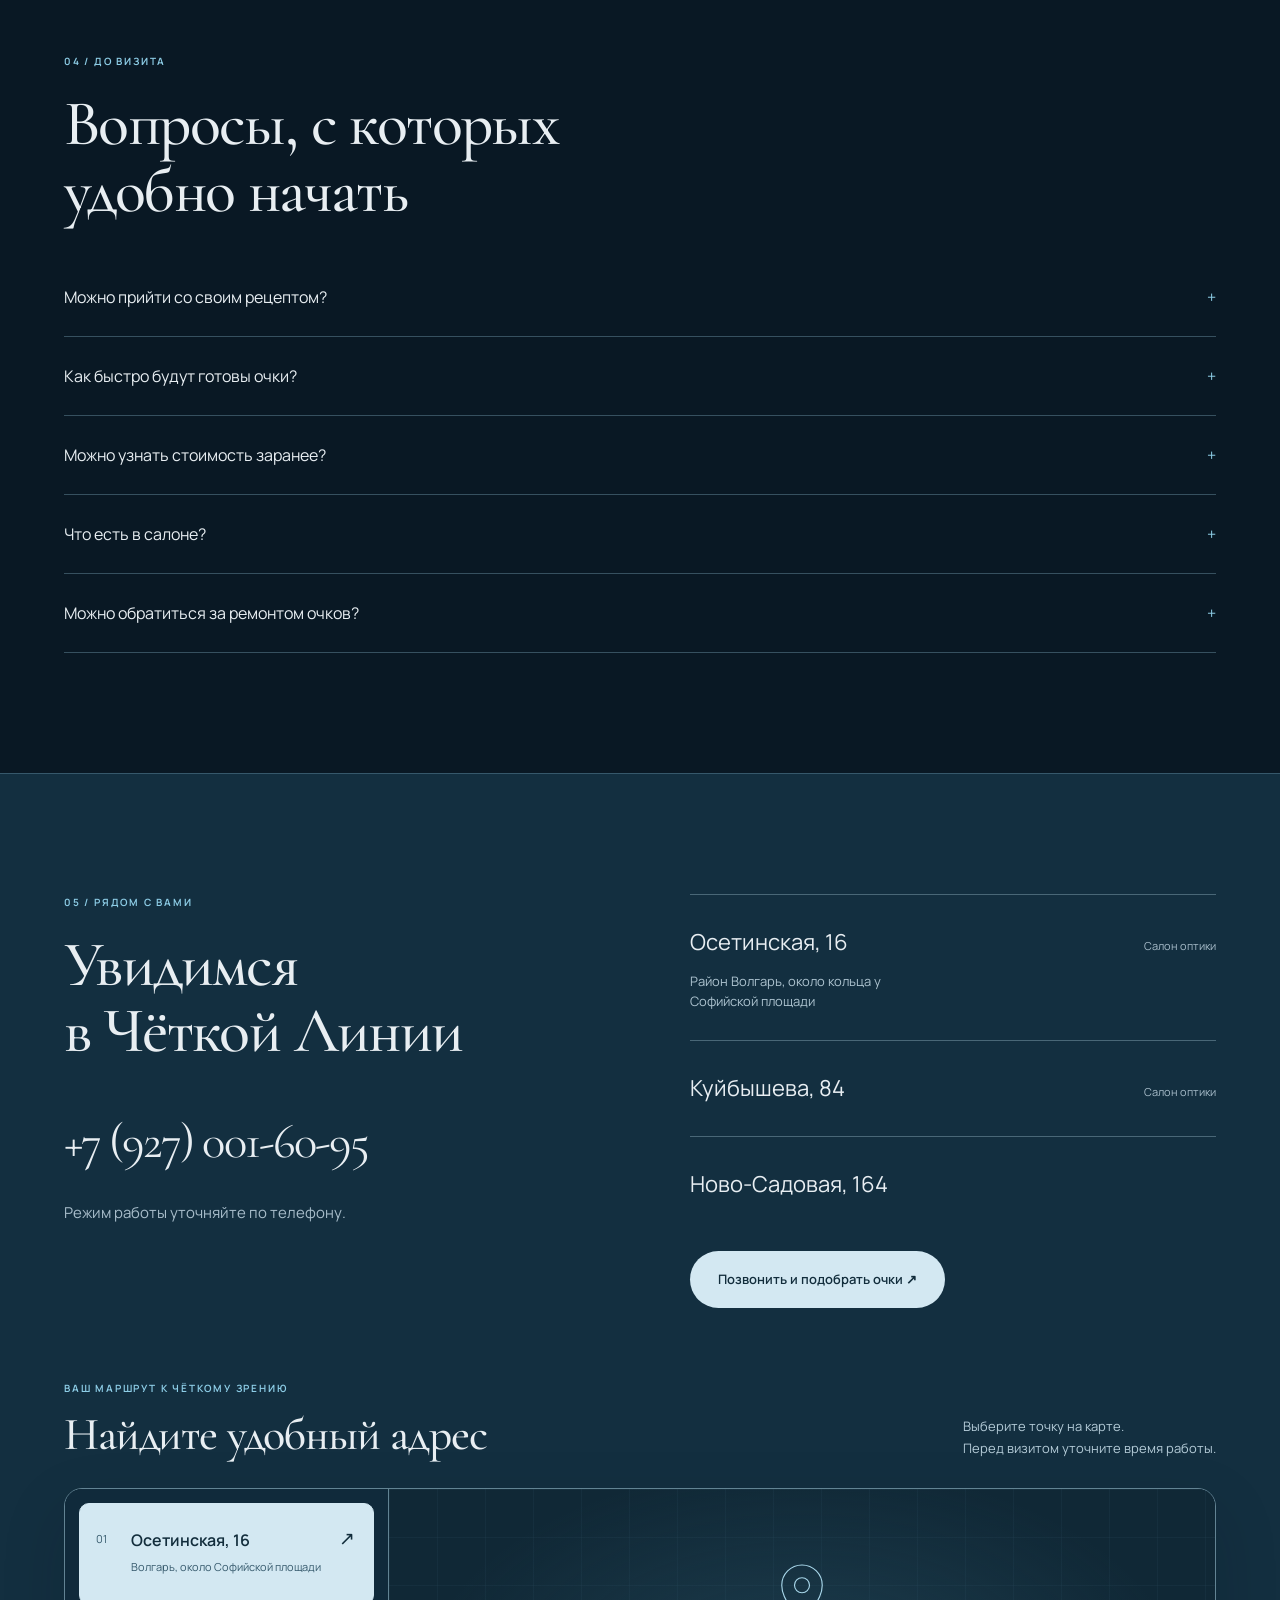
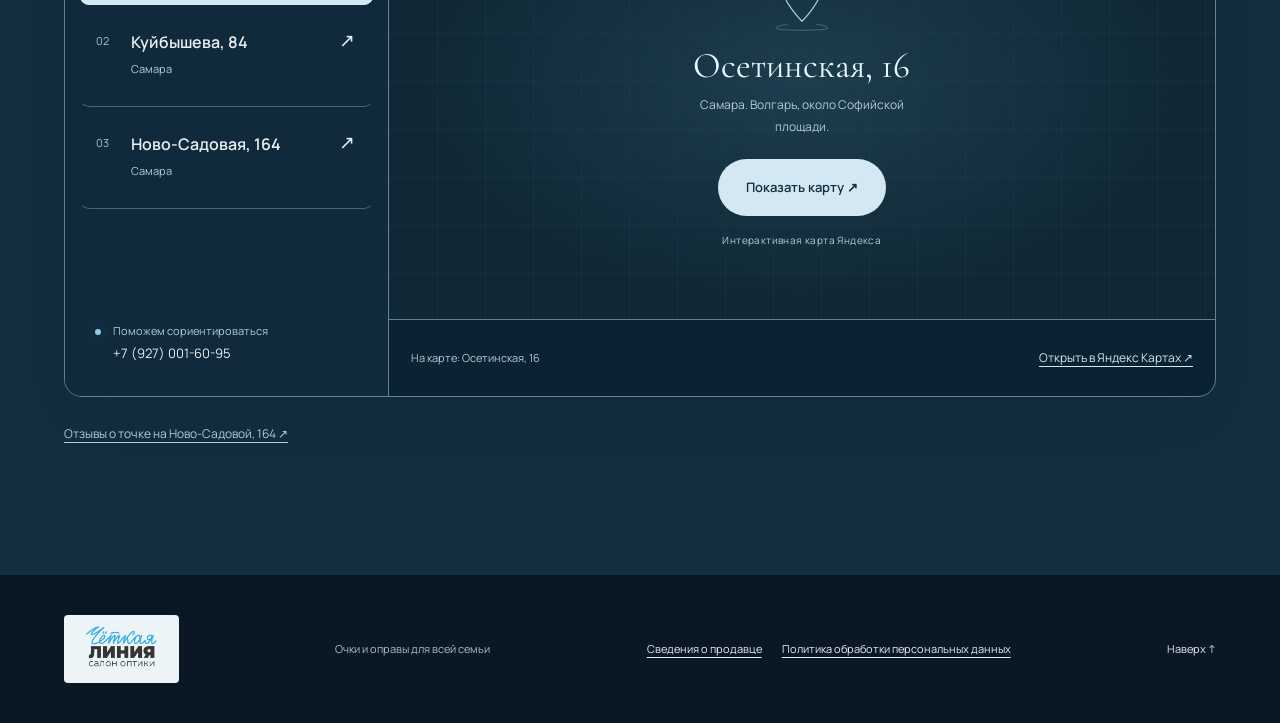
<file: domain-preview/index.html>
<!doctype html>
<html lang="ru">
<head>
<meta charset="utf-8">
<meta name="viewport" content="width=device-width,initial-scale=1">
<title>Чёткая Линия — салон оптики в Самаре</title>
<meta name="robots" content="noindex, nofollow">
<meta name="description" content="Салон оптики «Чёткая Линия» в Самаре. Оправы, очки по рецепту, контактные линзы и ремонт очков. Адреса и телефон салона.">
<meta name="theme-color" content="#091824">
<link rel="stylesheet" href="assets/style.css">
<link rel="stylesheet" href="assets/perspektiva.css?v=preview-contacts">
<link rel="icon" type="image/svg+xml" href="data:image/svg+xml,%3Csvg%20xmlns%3D%22http%3A%2F%2Fwww.w3.org%2F2000%2Fsvg%22%20viewBox%3D%220%200%2064%2064%22%3E%3Crect%20width%3D%2264%22%20height%3D%2264%22%20rx%3D%2214%22%20fill%3D%22%23eef4f6%22%2F%3E%3Cg%20fill%3D%22none%22%20stroke%3D%22%23167da2%22%20stroke-width%3D%224%22%3E%3Crect%20x%3D%227%22%20y%3D%2224%22%20width%3D%2221%22%20height%3D%2217%22%20rx%3D%227%22%2F%3E%3Crect%20x%3D%2236%22%20y%3D%2224%22%20width%3D%2221%22%20height%3D%2217%22%20rx%3D%227%22%2F%3E%3Cpath%20d%3D%22M28%2030h8M3%2025l5%203m48%200%205-3%22%2F%3E%3C%2Fg%3E%3C%2Fsvg%3E">
<link rel="stylesheet" href="assets/domain-preview.css">
<link rel="stylesheet" href="assets/locations.css?v=20261124">
</head>
<body>
<a class="skip" href="#main">Перейти к содержимому</a>
<aside class="preview-label">Предпросмотр для согласования</aside>
<header class="wrap">
<a href="#main">
<img class="logo" src="assets/logo.png" alt="Чёткая Линия, салон оптики">
</a>
<nav id="nav" aria-label="Основная навигация">
<a href="#assortment">Ассортимент</a>
<a href="#kids">Детские оправы</a>
<a href="#recipe">Очки по рецепту</a>
<a href="#questions">Вопросы</a>
<a href="#contacts">Салоны</a>
</nav>
<a class="phone" href="tel:+79270016095">+7 (927) 001-60-95</a>
<div class="header-messengers" role="group" aria-label="Связаться с салоном">
<a class="messenger-button" href="https://t.me/+79270016095" target="_blank" rel="noopener">Telegram</a>
<details class="header-contact max-contact" name="header-contact">
<summary class="messenger-button" aria-controls="max-contact-panel">MAX</summary>
<div class="header-contact-panel max-contact-panel" id="max-contact-panel">
<strong>Найдите салон в MAX по номеру</strong>
<span class="max-contact-number">+7 (927) 001-60-95</span>
<div class="max-contact-actions">
<button type="button" class="messenger-button max-copy" hidden>Скопировать номер</button>
<a class="messenger-button" href="https://web.max.ru/" target="_blank" rel="noopener">Открыть MAX ↗</a>
</div>
<span class="max-copy-status" role="status"></span>
</div>
</details>
<details class="header-contact qr-contact" name="header-contact">
<summary class="messenger-button" aria-controls="qr-contact-panel" aria-label="QR-код контактов">QR</summary>
<div class="header-contact-panel qr-contact-panel" id="qr-contact-panel">
<strong>Контакты «Чёткой Линии»</strong>
<img src="assets/contacts-qr.svg" width="184" height="184" alt="QR-код для перехода в раздел контактов салона" loading="lazy">
<a class="messenger-button" href="#contacts">Открыть контакты ↓</a>
</div>
</details>
</div>
<button class="menu" aria-expanded="false" aria-controls="nav">Меню</button>
</header>
<main id="main" tabindex="-1">
<section class="hero">
<div class="stage">
<div class="art">
<img src="assets/hero.webp" alt="Очки дужками к зрителю, чёткий город внутри линз">
<canvas width="2048" height="1158" aria-hidden="true">
</canvas>
</div>
<div class="shade">
</div>
<div class="wrap">
<div class="hero-copy">
<div class="eyebrow">САЛОН ОПТИКИ</div>
<h1>Мир чётче.<br>Вы ближе<br>
<em>к себе.</em>
</h1>
<p>Очки и оправы для всей семьи. Изготовим очки по вашему рецепту, поможем с выбором оправы.</p>
<div class="hero-actions">
<a class="btn" href="tel:+79270016095">Подобрать очки ↗</a>
<a class="btn btn-ghost" href="#kids">Детские оправы</a>
</div>
<small>Осетинская, 16 · Куйбышева, 84 · Ново-Садовая, 164</small>
</div>
</div>
<div class="cue">↓ &nbsp; Листайте, чтобы увидеть чётче</div>
<div class="hero-index" aria-hidden="true">ЧЁТКАЯ ЛИНИЯ / ВАШ ВЗГЛЯД</div>
</div>
</section>
<section class="section wrap" id="assortment">
<div class="eyebrow">01 / ВАШ ВЫБОР</div>
<div class="heading">
<h2>Для вашего взгляда</h2>
<p>Оправы для детей и взрослых, очки на каждый день. Найдите свой вариант в салоне.</p>
</div>
<div class="catalog catalog-folders">
<details class="catalog-folder" id="frames-folder">
<summary class="folder-trigger">
<span class="folder-visual" aria-hidden="true">
<span class="folder-back"></span>
<span class="folder-sheets">
<img src="assets/catalog/frame-round.webp" width="640" height="426" alt="" loading="lazy" decoding="async">
<img src="assets/catalog/frame-rectangular.webp" width="640" height="426" alt="" loading="lazy" decoding="async">
<img src="assets/catalog/frame-oval.webp" width="640" height="426" alt="" loading="lazy" decoding="async">
</span>
<span class="folder-front"></span>
</span>
<span class="folder-caption"><strong>Оправы</strong><small>5 фотографий</small></span>
</summary>
<div class="choice-variants">
<h4>Варианты оправ</h4>
<ul>
<li><a href="assets/catalog/frame-round.webp" class="catalog-photo"><img src="assets/catalog/frame-round.webp" width="640" height="426" loading="lazy" decoding="async" alt="Круглая металлическая оправа"><strong>Круглые</strong></a></li>
<li><a href="assets/catalog/frame-rectangular.webp" class="catalog-photo"><img src="assets/catalog/frame-rectangular.webp" width="640" height="426" loading="lazy" decoding="async" alt="Прямоугольная тёмно-синяя оправа"><strong>Прямоугольные</strong></a></li>
<li><a href="assets/catalog/frame-oval.webp" class="catalog-photo"><img src="assets/catalog/frame-oval.webp" width="640" height="426" loading="lazy" decoding="async" alt="Овальная полупрозрачная оправа"><strong>Овальные</strong></a></li>
<li><a href="assets/catalog/frame-cat-eye.webp" class="catalog-photo"><img src="assets/catalog/frame-cat-eye.webp" width="640" height="426" loading="lazy" decoding="async" alt="Бордовая оправа с приподнятыми уголками"><strong>«Кошачий глаз»</strong></a></li>
<li><a href="assets/catalog/frame-kids.webp" class="catalog-photo"><img src="assets/catalog/frame-kids.webp" width="640" height="426" loading="lazy" decoding="async" alt="Бирюзовая детская оправа со скруглёнными углами"><strong>Детские квадратные</strong></a></li>
</ul>
<small>Изображения иллюстративные. Наличие уточняйте в салоне.</small>
</div>
</details>
<details class="catalog-folder" id="readers-folder">
<summary class="folder-trigger">
<span class="folder-visual" aria-hidden="true">
<span class="folder-back"></span>
<span class="folder-sheets">
<img src="assets/catalog/reader-rectangle.webp" width="640" height="426" alt="" loading="lazy" decoding="async">
<img src="assets/catalog/reader-round.webp" width="640" height="426" alt="" loading="lazy" decoding="async">
<img src="assets/catalog/reader-oval.webp" width="640" height="426" alt="" loading="lazy" decoding="async">
</span>
<span class="folder-front"></span>
</span>
<span class="folder-caption"><strong>Готовые очки</strong><small>5 фотографий</small></span>
</summary>
<div class="choice-variants">
<h4>Варианты готовых очков для чтения</h4>
<ul>
<li><a href="assets/catalog/reader-rectangle.webp" class="catalog-photo"><img src="assets/catalog/reader-rectangle.webp" width="640" height="426" loading="lazy" decoding="async" alt="Прямоугольные очки для чтения в черепаховой оправе"><strong>Прямоугольные</strong></a></li>
<li><a href="assets/catalog/reader-round.webp" class="catalog-photo"><img src="assets/catalog/reader-round.webp" width="640" height="426" loading="lazy" decoding="async" alt="Круглые очки для чтения в янтарной оправе"><strong>Круглые</strong></a></li>
<li><a href="assets/catalog/reader-oval.webp" class="catalog-photo"><img src="assets/catalog/reader-oval.webp" width="640" height="426" loading="lazy" decoding="async" alt="Овальные очки для чтения в тонкой золотистой оправе"><strong>Овальные</strong></a></li>
<li><a href="assets/catalog/reader-half-eye.webp" class="catalog-photo"><img src="assets/catalog/reader-half-eye.webp" width="640" height="426" loading="lazy" decoding="async" alt="Узкие очки для чтения с прямым верхом и округлым низом"><strong>Полукруглые</strong></a></li>
<li><a href="assets/catalog/reader-hexagon.webp" class="catalog-photo"><img src="assets/catalog/reader-hexagon.webp" width="640" height="426" loading="lazy" decoding="async" alt="Шестиугольные очки для чтения в металлической оправе"><strong>Шестиугольные</strong></a></li>
</ul>
<small>Изображения иллюстративные. Наличие уточняйте в салоне.</small>
</div>
</details>
</div>
<a class="row" href="#choose">Контактные линзы <span>↗</span>
</a>
<a class="row" href="#choose">Солнцезащитные очки <span>↗</span>
</a>
<a class="row" href="#choose">Аксессуары <span>↗</span>
</a>
</section>
<section class="section stellest" id="kids">
<div class="wrap stellest-grid">
<div class="kids-photo">
<img src="assets/catalog/frame-kids.webp" width="640" height="426" loading="lazy" alt="Пример бирюзовой детской оправы">
</div>
<div class="stellest-copy">
<div class="eyebrow">ДЕТСКИЕ ОЧКИ</div>
<h2>Детские оправы</h2>
<p>В салоне можно примерить детские оправы и подобрать подходящую посадку. Если у вас есть рецепт, возьмите его с собой.</p>
<p>На фото показан пример формы оправы. Наличие уточняйте в салоне.</p>
<a class="btn" href="tel:+79270016095">Уточнить ассортимент ↗</a>
</div>
</div>
</section>
<section class="section recipe" id="recipe">
<div class="wrap split">
<div>
<div class="eyebrow">02 / СДЕЛАНО ДЛЯ ВАС</div>
<h2>Ваш рецепт.<br>Ваши очки.</h2>
<p>Изготовим очки по рецепту, в том числе при астигматизме. Возможность срочного изготовления, стоимость и срок уточните по телефону.</p>
<p class="repair-note">Нужен ремонт очков? Позвоните, чтобы уточнить возможность ремонта и стоимость.</p>
<a class="btn" href="tel:+79270016095">Обсудить изготовление ↗</a>
</div>
<div class="steps">
<div>
<small>01</small>
<h3>Расскажите, какие очки нужны</h3>
</div>
<div>
<small>02</small>
<h3>Выберите оправу в салоне</h3>
</div>
<div>
<small>03</small>
<h3>Уточните детали изготовления</h3>
</div>
</div>
</div>
</section>
<section class="section wrap split" id="choose">
<div>
<div class="eyebrow">03 / НАЙДИТЕ СВОЙ ВАРИАНТ</div>
<h2>Что вы ищете?</h2>
<div class="choices">
<button aria-pressed="true">Оправы</button>
<button aria-pressed="false">Готовые очки</button>
<button aria-pressed="false">Контактные линзы</button>
<button aria-pressed="false">Солнцезащитные очки</button>
<button aria-pressed="false">Аксессуары</button>
</div>
</div>
<div class="answer" aria-live="polite">
<h3 id="choice-title">Оправы</h3>
<p id="choice-description">Примерьте оправу в салоне, чтобы оценить форму и посадку. Позвоните, чтобы уточнить ассортимент.</p>
<p class="choice-gallery" data-choice="Оправы"><a href="#frames-folder">Посмотреть 5 фотографий · оправы ↗</a></p>
<p class="choice-gallery" data-choice="Готовые очки"><a href="#readers-folder">Посмотреть 5 фотографий · готовые очки ↗</a></p>
<a class="btn" href="tel:+79270016095">Позвонить и подобрать очки ↗</a>
</div>
</section>
<section class="section wrap" id="questions">
<div class="eyebrow">04 / ДО ВИЗИТА</div>
<h2>Вопросы, с которых<br>удобно начать</h2>
<details>
<summary>Можно прийти со своим рецептом?</summary>
<p>Да, в салоне изготавливают очки по рецепту. Позвоните, чтобы уточнить детали заказа.</p>
</details>
<details>
<summary>Как быстро будут готовы очки?</summary>
<p>Есть возможность срочного изготовления. Точный срок зависит от заказа, уточните его по телефону.</p>
</details>
<details>
<summary>Можно узнать стоимость заранее?</summary>
<p>Позвоните и расскажите о рецепте и пожеланиях. Стоимость зависит от выбранной оправы и линз.</p>
</details>
<details>
<summary>Что есть в салоне?</summary>
<p>Оправы, готовые очки, контактные линзы, солнцезащитные очки и аксессуары.</p>
</details>
<details>
<summary>Можно обратиться за ремонтом очков?</summary>
<p>Да, в салоне есть ремонт очков. Возможность ремонта конкретной оправы, стоимость и срок уточните по телефону.</p>
</details>
</section>
<section class="section contacts" id="contacts">
<div class="wrap split">
<div>
<div class="eyebrow">05 / РЯДОМ С ВАМИ</div>
<h2>Увидимся<br>в Чёткой Линии</h2>
<a class="big-phone" href="tel:+79270016095">+7 (927) 001-60-95</a>
<p>Режим работы уточняйте по телефону.</p>
</div>
<div>
<div class="address">
<div>Осетинская, 16<span class="address-note">Район Волгарь, около кольца у Софийской площади</span>
</div>
<small>Салон оптики</small>
</div>
<div class="address">Куйбышева, 84 <small>Салон оптики</small>
</div>
<div class="address">Ново-Садовая, 164</div>
<a class="btn" href="tel:+79270016095">Позвонить и подобрать очки ↗</a>
</div>
</div>
<div class="wrap location-finder" aria-labelledby="location-heading">
<div class="location-heading">
<div><div class="eyebrow">ВАШ МАРШРУТ К ЧЁТКОМУ ЗРЕНИЮ</div><h3 id="location-heading">Найдите удобный адрес</h3></div>
<p>Выберите точку на карте.<br>Перед визитом уточните время работы.</p>
</div>
<div class="location-layout">
<nav class="location-list" aria-label="Адреса на карте">
<a class="location-option" href="https://yandex.ru/maps/?text=Самара%2C%20Осетинская%20улица%2C%2016" target="_blank" rel="noopener noreferrer" data-map-location="osetinskaya" aria-current="location">
<span class="location-number" aria-hidden="true">01</span><span><strong>Осетинская, 16</strong><span class="location-caption">Волгарь, около Софийской площади</span></span><span class="location-arrow" aria-hidden="true">↗</span>
</a>
<a class="location-option" href="https://yandex.ru/maps/?text=Самара%2C%20улица%20Куйбышева%2C%2084" target="_blank" rel="noopener noreferrer" data-map-location="kuybysheva">
<span class="location-number" aria-hidden="true">02</span><span><strong>Куйбышева, 84</strong><span class="location-caption">Самара</span></span><span class="location-arrow" aria-hidden="true">↗</span>
</a>
<a class="location-option" href="https://yandex.ru/maps/org/chyotkaya_liniya/57505321973/" target="_blank" rel="noopener noreferrer" data-map-location="novo-sadovaya">
<span class="location-number" aria-hidden="true">03</span><span><strong>Ново-Садовая, 164</strong><span class="location-caption">Самара</span></span><span class="location-arrow" aria-hidden="true">↗</span>
</a>
<div class="location-help"><span class="location-help-dot" aria-hidden="true"></span><p>Поможем сориентироваться<br><a href="tel:+79270016095">+7 (927) 001-60-95</a></p></div>
</nav>
<div class="location-map">
<div class="location-map-stage">
<div class="location-placeholder">
<svg class="location-pin" viewBox="0 0 80 96" fill="none" aria-hidden="true"><path d="M40 83S13 57 13 35a27 27 0 1 1 54 0c0 22-27 48-27 48Z" stroke="currentColor" stroke-width="1.5"/><circle cx="40" cy="35" r="10" stroke="currentColor" stroke-width="1.5"/><path d="M21 87c-9 1-15 3-15 5s15 3 34 3 34-1 34-3-6-4-15-5" stroke="currentColor" stroke-width="1" opacity=".4"/></svg>
<p class="location-selected">Осетинская, 16</p>
<p class="location-map-description">Самара. Волгарь, около Софийской площади.</p>
<button class="btn location-load" type="button" hidden>Показать карту ↗</button>
<noscript><a class="btn" href="https://yandex.ru/maps/?text=Самара%2C%20Осетинская%20улица%2C%2016" target="_blank" rel="noopener noreferrer">Открыть карту ↗</a></noscript>
<span class="location-provider">Интерактивная карта Яндекса</span>
</div>
</div>
<div class="location-map-footer">
<p class="location-status" role="status">На карте: Осетинская, 16</p>
<a class="location-route" href="https://yandex.ru/maps/?text=Самара%2C%20Осетинская%20улица%2C%2016" target="_blank" rel="noopener noreferrer">Открыть в Яндекс Картах ↗</a>
</div>
</div>
</div>
<a class="location-reviews" href="https://yandex.ru/maps/org/chyotkaya_liniya/57505321973/reviews/" target="_blank" rel="noopener noreferrer">Отзывы о точке на Ново-Садовой, 164 ↗</a>
</div>
</section>
</main>
<footer class="wrap">
<img class="logo" src="assets/logo.png" alt="Чёткая Линия">
<p>Очки и оправы для всей семьи</p>
<div class="site-information">
<a href="seller.html">Сведения о продавце</a>
<a href="privacy.html">Политика обработки персональных данных</a>
</div>
<a href="#main">Наверх ↑</a>
</footer>
<a class="mobile-call btn" href="tel:+79270016095">Позвонить в салон ↗</a>
<script src="assets/app.js?v=preview-contacts">
</script>
<script src="assets/motion.js">
</script>
<script src="assets/locations.js?v=20261124" defer></script>
</body>
</html>
</file>
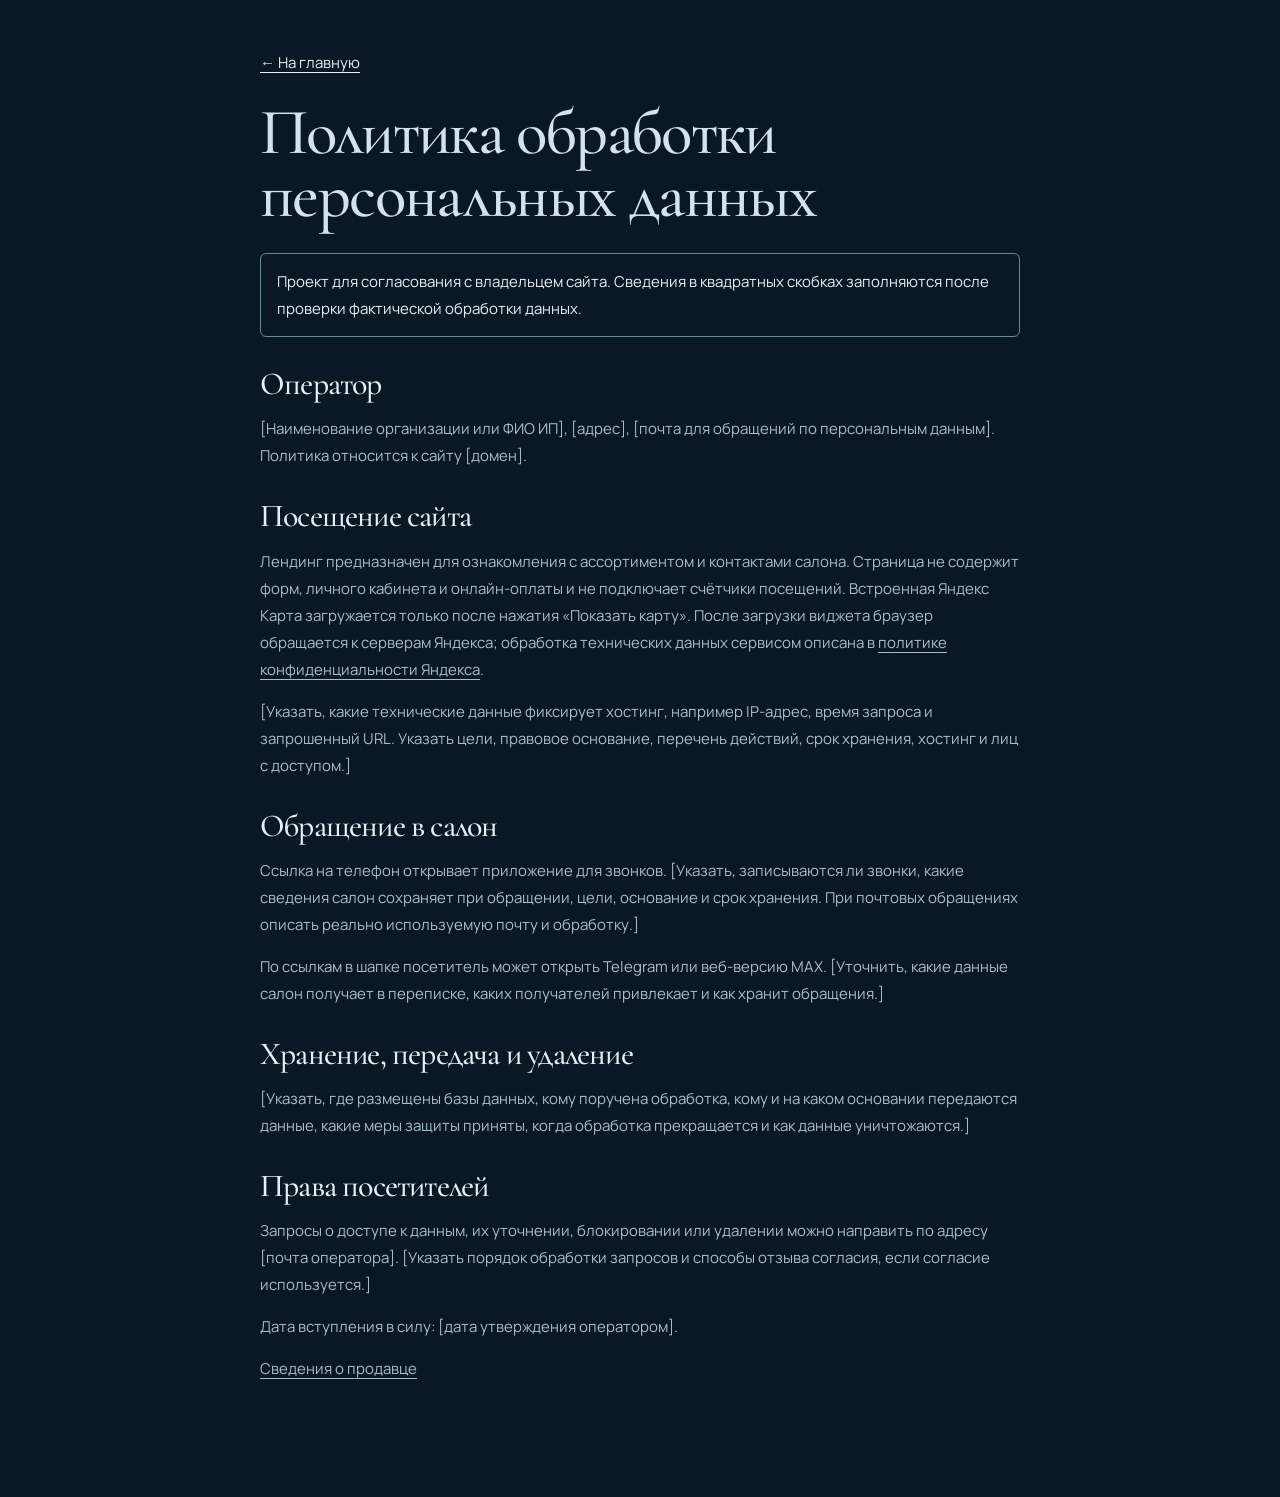
<file: domain-preview/privacy.html>
<!doctype html>
<html lang="ru">
<head>
<meta charset="utf-8">
<meta name="viewport" content="width=device-width,initial-scale=1">
<meta name="robots" content="noindex, nofollow">
<title>Политика обработки персональных данных · Чёткая Линия</title>
<link rel="stylesheet" href="assets/style.css">
<link rel="stylesheet" href="assets/perspektiva.css">
<link rel="stylesheet" href="assets/domain-preview.css">
</head>
<body>
<main class="wrap legal-page">
<a href="index.html">← На главную</a>
<h1>Политика обработки персональных данных</h1>
<p class="legal-draft">Проект для согласования с владельцем сайта. Сведения в квадратных скобках заполняются после проверки фактической обработки данных.</p>
<h2>Оператор</h2>
<p>[Наименование организации или ФИО ИП], [адрес], [почта для обращений по персональным данным]. Политика относится к сайту [домен].</p>
<h2>Посещение сайта</h2>
<p>Лендинг предназначен для ознакомления с ассортиментом и контактами салона. Страница не содержит форм, личного кабинета и онлайн-оплаты и не подключает счётчики посещений. Встроенная Яндекс Карта загружается только после нажатия «Показать карту». После загрузки виджета браузер обращается к серверам Яндекса; обработка технических данных сервисом описана в <a href="https://yandex.ru/legal/confidential/" target="_blank" rel="noopener noreferrer">политике конфиденциальности Яндекса</a>.</p>
<p>[Указать, какие технические данные фиксирует хостинг, например IP-адрес, время запроса и запрошенный URL. Указать цели, правовое основание, перечень действий, срок хранения, хостинг и лиц с доступом.]</p>
<h2>Обращение в салон</h2>
<p>Ссылка на телефон открывает приложение для звонков. [Указать, записываются ли звонки, какие сведения салон сохраняет при обращении, цели, основание и срок хранения. При почтовых обращениях описать реально используемую почту и обработку.]</p>
<p>По ссылкам в шапке посетитель может открыть Telegram или веб-версию MAX. [Уточнить, какие данные салон получает в переписке, каких получателей привлекает и как хранит обращения.]</p>
<h2>Хранение, передача и удаление</h2>
<p>[Указать, где размещены базы данных, кому поручена обработка, кому и на каком основании передаются данные, какие меры защиты приняты, когда обработка прекращается и как данные уничтожаются.]</p>
<h2>Права посетителей</h2>
<p>Запросы о доступе к данным, их уточнении, блокировании или удалении можно направить по адресу [почта оператора]. [Указать порядок обработки запросов и способы отзыва согласия, если согласие используется.]</p>
<p>Дата вступления в силу: [дата утверждения оператором].</p>
<p><a href="seller.html">Сведения о продавце</a></p>
</main>
</body>
</html>
</file>
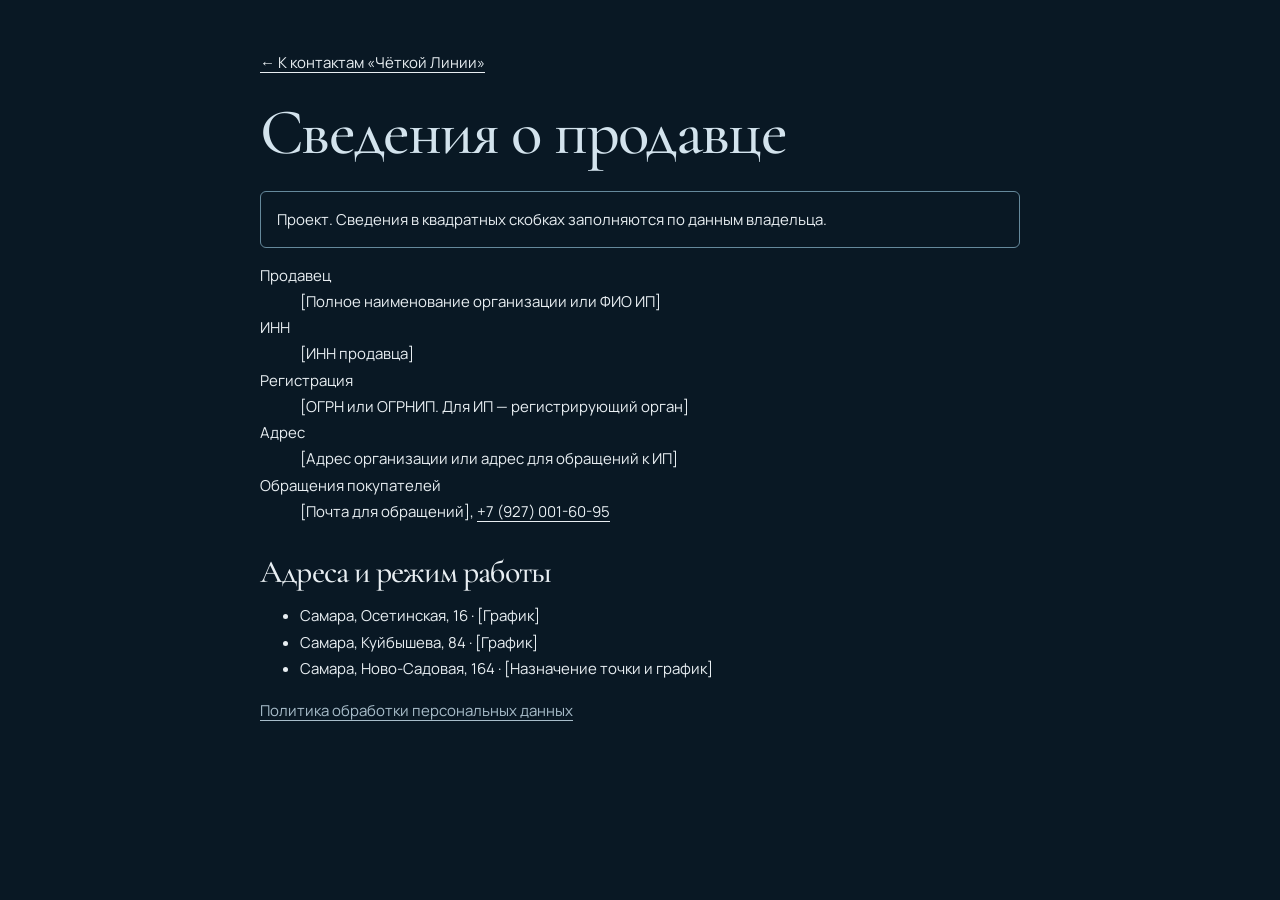
<file: domain-preview/seller.html>
<!doctype html>
<html lang="ru">
<head>
<meta charset="utf-8">
<meta name="viewport" content="width=device-width,initial-scale=1">
<meta name="robots" content="noindex, nofollow">
<title>Сведения о продавце · Чёткая Линия</title>
<link rel="stylesheet" href="assets/style.css">
<link rel="stylesheet" href="assets/perspektiva.css">
<link rel="stylesheet" href="assets/domain-preview.css">
</head>
<body>
<main class="wrap legal-page">
<a href="index.html#contacts">← К контактам «Чёткой Линии»</a>
<h1>Сведения о продавце</h1>
<p class="legal-draft">Проект. Сведения в квадратных скобках заполняются по данным владельца.</p>
<dl>
<dt>Продавец</dt><dd>[Полное наименование организации или ФИО ИП]</dd>
<dt>ИНН</dt><dd>[ИНН продавца]</dd>
<dt>Регистрация</dt><dd>[ОГРН или ОГРНИП. Для ИП — регистрирующий орган]</dd>
<dt>Адрес</dt><dd>[Адрес организации или адрес для обращений к ИП]</dd>
<dt>Обращения покупателей</dt><dd>[Почта для обращений], <a href="tel:+79270016095">+7 (927) 001-60-95</a></dd>
</dl>
<h2>Адреса и режим работы</h2>
<ul>
<li>Самара, Осетинская, 16 · [График]</li>
<li>Самара, Куйбышева, 84 · [График]</li>
<li>Самара, Ново-Садовая, 164 · [Назначение точки и график]</li>
</ul>
<p><a href="privacy.html">Политика обработки персональных данных</a></p>
</main>
</body>
</html>
</file>
<file: assets/style.css>
:root{--ink:#24333b;--muted:#52646e;--blue:#167da2;--paper:#eef4f6;--line:#bbced8}*{box-sizing:border-box}html{scroll-behavior:smooth;scroll-padding-top:30px;overflow-x:hidden;overflow-x:clip}body{margin:0;background:var(--paper);color:var(--ink);font:16px 'Segoe UI',Arial,sans-serif;overflow-x:hidden;overflow-x:clip}a{color:inherit;text-decoration:none}button{font:inherit}a:focus-visible,button:focus-visible,summary:focus-visible{outline:3px solid var(--blue);outline-offset:5px}.skip{position:fixed;top:-100px;padding:20px;background:white;z-index:99}.skip:focus{top:0}.wrap{width:min(1320px,90%);margin:auto}header{height:100px;display:flex;align-items:center;justify-content:space-between;gap:25px}.logo{width:150px;height:85px;object-fit:contain}nav{display:flex;gap:30px;font-size:14px}.phone{font-size:15px;font-weight:600}.menu{display:none}.btn{display:inline-flex;align-items:center;justify-content:center;padding:20px 25px;min-height:54px;background:var(--blue);color:white;border-radius:4px;font-size:14px;font-weight:600;transition:background .3s,transform .3s}.btn:hover{background:#116485;transform:translateY(-2px)}.hero{height:250vh}.stage{position:sticky;top:0;height:100vh;min-height:660px;overflow:hidden}.art{position:absolute;inset:0}.art img,.art canvas{width:100%;height:100%;object-fit:cover}.art canvas{position:absolute;inset:0;opacity:0}.art canvas.ready{opacity:1}.shade{position:absolute;inset:0;background:linear-gradient(90deg,#eef4f6 0%,#eef4f6f2 27%,#eef4f638 60%,transparent 78%)}.hero-copy{position:relative;padding-top:clamp(70px,12vh,150px);max-width:520px}.eyebrow{font-size:11px;font-weight:650;letter-spacing:.16em;color:var(--blue)}h1{font-size:clamp(54px,5.3vw,80px);font-weight:500;line-height:1.04;letter-spacing:-.055em;margin:25px 0}h1 em{font-style:normal;color:var(--blue)}p{line-height:1.8;color:var(--muted);max-width:45ch}.hero-copy p{font-size:17px;margin:25px 0 30px}.hero-copy small{display:block;margin-top:25px}.cue{position:absolute;bottom:30px;left:5%;font-size:10px;letter-spacing:.12em}.section{padding:110px 0}h2{font-size:clamp(36px,4vw,58px);font-weight:450;line-height:1.12;letter-spacing:-.045em;margin:22px 0 40px}.heading{display:flex;align-items:end;justify-content:space-between;gap:40px}.heading p{max-width:32ch;padding-bottom:25px}.catalog{display:grid;grid-template-columns:1.25fr 1fr;gap:24px}.product{position:relative;height:350px;overflow:hidden;border-radius:5px;background:#dce7ed}.product img{width:100%;height:100%;object-fit:cover;transition:transform 1s}.product:hover img{transform:scale(1.05)}.product h3{position:absolute;bottom:0;margin:0;left:0;right:0;padding:65px 28px 25px;background:linear-gradient(transparent,#eef4f6f5);display:flex;justify-content:space-between}h3{font-size:24px;font-weight:500}.row{display:flex;justify-content:space-between;border-bottom:1px solid var(--line);padding:25px 0;font-size:19px}.row span{color:var(--blue)}small{font-size:11px;color:var(--muted)}.section>small{display:block;margin-top:20px}.recipe{background:#253a44;color:#edf6f8;position:relative;overflow:hidden}.recipe:after{content:'';position:absolute;pointer-events:none;border:1px solid #6ca3b650;border-radius:50%;width:650px;height:650px;right:-150px;top:20px}.split{display:grid;grid-template-columns:1fr 1fr;gap:90px}.recipe p{color:#c5d8df}.recipe .eyebrow,.recipe small{color:#80d0e8}.steps{padding-top:40px;position:relative;z-index:1}.steps>div{display:flex;align-items:baseline;gap:25px;padding:20px 0;border-bottom:1px solid #6ca3b650}.steps h3{font-size:21px}.choices{display:flex;gap:10px;flex-wrap:wrap}.choices button{padding:14px 20px;border:1px solid #78919e;border-radius:30px;background:transparent;cursor:pointer;color:var(--ink);min-height:46px}.choices button[aria-pressed=true]{background:var(--ink);color:white}.answer{border-left:2px solid var(--blue);padding:20px 35px}.answer p{min-height:90px}details{border-bottom:1px solid var(--line);padding:25px 0}summary{font-size:20px;list-style:none;display:flex;justify-content:space-between;gap:20px;cursor:pointer}summary:after{content:'+';color:var(--blue)}details[open] summary:after{content:'−'}details p{max-width:75ch}.contacts{background:#deedf3}.big-phone{font-size:clamp(26px,3vw,43px);letter-spacing:-.04em}.address{padding:28px 0;border-top:1px solid #a9c6d3;font-size:24px;display:flex;justify-content:space-between;align-items:baseline;gap:15px}.contacts .btn{margin-top:20px}footer{padding:40px 0;display:flex;justify-content:space-between;align-items:center;gap:30px}footer p{font-size:12px}.mobile-call{display:none}@media(max-width:1000px){nav{gap:14px}.split{gap:40px}.hero-copy{max-width:450px}}@media(max-width:720px){header{height:85px}.logo{width:120px;height:70px}.phone{display:none}.menu{display:block;padding:12px 16px;background:transparent;border:1px solid #78919e;border-radius:3px}nav{display:none;position:absolute;z-index:40;top:80px;left:5%;right:5%;padding:25px;background:var(--paper);box-shadow:0 15px 30px #24333b20;flex-direction:column}nav.open{display:flex}.hero{height:auto}.stage{height:auto;min-height:0;position:relative;display:flex;flex-direction:column}.art{position:relative;order:2;aspect-ratio:1.768}.art img{height:auto;object-fit:contain}.art canvas{display:none}.shade,.cue{display:none}.hero-copy{padding:35px 0;max-width:100%}h1{font-size:52px}.hero-copy p{font-size:15px}.section{padding:70px 0}.heading{display:block}.heading p{padding-bottom:20px}.catalog,.split{grid-template-columns:1fr;gap:24px}.product{height:270px}.answer{padding:10px 22px}.answer p{min-height:0}.steps{padding-top:0}summary{font-size:17px}.address{font-size:21px}footer{flex-direction:column;align-items:flex-start;gap:8px;padding-bottom:100px}.mobile-call{display:flex;position:fixed;z-index:50;bottom:12px;left:5%;right:5%;box-shadow:0 5px 25px #24333b25}}@media(prefers-reduced-motion:reduce){html{scroll-behavior:auto}*,*:before,*:after{transition:none!important;animation:none!important}.hero{height:auto}.stage{position:relative;height:740px}.art canvas{display:none}}@media(max-width:720px) and (prefers-reduced-motion:reduce){.stage{height:auto}}
.map-links{display:flex;gap:25px;flex-wrap:wrap;margin-top:35px;font-size:14px;text-decoration:underline;text-underline-offset:5px}
.stellest{background:#e2eef3}.stellest-grid{display:grid;grid-template-columns:1fr 1.15fr;gap:80px;align-items:center}.lens-illustration{position:relative;text-align:center}.lens-illustration svg{display:block;width:100%;max-width:470px;margin:auto}.lens-illustration span{font-size:12px;color:var(--muted)}.stellest-copy h2{margin-bottom:28px}.stellest-copy p{max-width:52ch}.stellest-note{font-size:14px}.source-link{display:block;margin-top:22px;font-size:14px;text-decoration:underline;text-underline-offset:5px}.medical-note{font-size:14px!important;line-height:1.6!important;margin-top:28px;color:#354e5a}.repair-note{font-size:14px}.address-note{display:block;font-size:13px;line-height:1.6;max-width:28ch;margin-top:9px;color:var(--muted)}.messenger-links{display:flex;align-items:center;gap:25px;flex-wrap:wrap;margin-top:30px;font-size:14px}.messenger-links a{text-decoration:underline;text-underline-offset:5px}.messenger-links span{color:var(--muted)}@media(max-width:1050px){nav{gap:14px;font-size:12px}.stellest-grid{gap:35px}.stellest-copy h2{font-size:42px}}@media(max-width:720px){.stellest-grid{grid-template-columns:1fr;gap:30px}.lens-illustration{order:2}.lens-illustration svg{max-width:310px}.stellest-copy h2{font-size:38px}.messenger-links{gap:17px}.address small{white-space:nowrap}}
@media(min-width:721px) and (prefers-reduced-motion:no-preference){.hero{height:220vh}}

@media (max-width: 720px), (orientation: portrait) and (max-width: 1024px), (orientation: portrait) and (pointer: coarse), (orientation: landscape) and (pointer: coarse) and (max-height: 560px), (prefers-reduced-motion: reduce){.hero{height:auto}.stage{height:auto;min-height:0;position:relative;display:flex;flex-direction:column}.art{position:relative;order:2;aspect-ratio:1.768}.art img{height:auto;object-fit:contain}.art canvas{display:none}.shade,.cue{display:none}.hero-copy{padding:35px 0;max-width:100%}}
</file>
<file: assets/perspektiva.css>
@font-face{font-family:Cormorant;src:url('fonts/cormorant-garamond-normal-cyrillic.woff2');font-display:swap;unicode-range:U+0400-052F,U+2116;font-weight:400 700}@font-face{font-family:Cormorant;src:url('fonts/cormorant-garamond-normal-latin.woff2');font-display:swap;font-weight:400 700}@font-face{font-family:Manrope;src:url('fonts/manrope-normal-cyrillic.woff2');font-display:swap;unicode-range:U+0400-052F,U+2116;font-weight:400 800}@font-face{font-family:Manrope;src:url('fonts/manrope-normal-latin.woff2');font-display:swap;font-weight:400 800}
:root{--ink:#e8eef2;--muted:#a8bdca;--blue:#8dcde6;--paper:#091824;--line:#36505f}body{font-family:Manrope,'Segoe UI',sans-serif;font-size:15px;line-height:1.75;background:#091824}.wrap{width:min(1296px,90%)}header.wrap{position:absolute;z-index:20;left:5%;right:5%;width:auto;height:110px;border-bottom:1px solid #c6e0ee2b}.logo{width:115px;height:68px;padding:5px 8px;background:#edf4f7;border-radius:4px}nav{gap:26px;font-size:12px}.phone{font-size:12px}.btn{border-radius:40px;background:#d3e8f2;color:#122d3c;min-height:54px;padding:17px 28px;font-size:13px;transition:background .35s,transform .35s}.btn:hover{background:#f1f8fb}.hero-actions{display:flex;gap:12px;flex-wrap:wrap}.btn-ghost{background:transparent;border:1px solid #9ab9cb;color:#e8eef2}.btn-ghost:hover{background:#d3e8f21a}
.hero{height:210vh;background:#04111e}.stage{min-height:700px}.art{filter:brightness(.58) saturate(.7) contrast(1.2)}.shade{background:linear-gradient(90deg,#04111efa,#04111ee8 25%,#04111e6b 54%,#04111e10 75%,#04111e55),linear-gradient(0deg,#04111e,transparent 25%,transparent 78%,#04111e99)}.hero-copy{padding-top:clamp(220px,30vh,350px);max-width:540px}h1,h2,h3{font-family:Cormorant,Georgia,serif;font-weight:500;letter-spacing:-.025em}h1{font-size:clamp(68px,6.5vw,96px);line-height:.96;color:#d3e3ed;margin:26px 0}h1 em{color:#91c7dc}.hero-copy p{font-size:17px;max-width:35ch;margin-bottom:28px}.hero-copy small{color:#a8c0cc}.eyebrow{font-size:10px;letter-spacing:.18em}.cue{bottom:34px;color:#b1c8d5}.hero-index{position:absolute;right:5%;bottom:34px;color:#8caabd;font-size:11px;letter-spacing:.12em}.section{padding:120px 0}h2{font-size:clamp(48px,5vw,74px);line-height:1.04;margin:20px 0 34px}.heading{gap:50px}.heading p{font-size:14px}.catalog{grid-template-columns:1.2fr 1fr;gap:30px;margin-top:34px}.product{height:420px;border-radius:0}.product:nth-child(2){margin-top:65px}.product img{filter:saturate(.55)}.product h3{font-size:36px;color:#edf4f7;background:linear-gradient(transparent,#071b2be8);padding:80px 28px 24px}.row{font-size:17px;transition:padding .3s,color .3s}.row:hover{padding-left:12px;color:var(--blue)}.section>small{margin-top:25px}.split{gap:100px}.stellest{background:#d9e7ed;color:#183342}.stellest-grid{gap:100px;grid-template-columns:.9fr 1.1fr}.stellest .eyebrow{color:#29647f}.stellest p{color:#405f70}.stellest .btn{background:#173f55;color:#edf6fa}.stellest .btn:hover{background:#265b76}.stellest .source-link{color:#224a61}.medical-note{font-size:12px!important;line-height:1.7!important}.lens-illustration span{color:#526c7b}.recipe{background:#102836;border-bottom:1px solid #36515f}.recipe:after{border-color:#6ca3b627;width:750px;height:750px;top:-70px}.recipe h2{font-size:clamp(56px,5.5vw,84px)}.recipe .btn{position:relative;z-index:1}.steps h3{font-size:29px;line-height:1.2}.steps>div{padding:22px 0}.choices button{color:#d2e2eb;border-color:#647f8f;font-size:12px}.choices button[aria-pressed=true]{background:#d3e8f2;color:#122d3c}.answer{padding:18px 0 10px 45px;border-left:1px solid #65899c}.answer h3{font-size:43px;margin:0 0 20px}.answer p{font-size:14px}#questions{border-top:1px solid #234150}summary{font-size:16px}details p{font-size:14px}.contacts{background:#132f40;border-top:1px solid #36586b}.big-phone{font-family:Cormorant,Georgia,serif;font-size:clamp(34px,3.8vw,57px);white-space:nowrap}.address{font-size:22px;border-color:#496777}.address-note{color:#adc3cf}.messenger-links span{color:#a6bdca}.map-links,.messenger-links{font-size:12px;gap:30px}footer p,footer a{font-size:11px}.skip{background:#edf4f7;color:#122d3c}.reveal{transition:opacity .9s,transform .9s}.motion-reveal .reveal{opacity:0;transform:translateY(24px)}.motion-reveal .reveal.in{opacity:1;transform:none}
@media(max-width:1150px){nav{gap:16px;font-size:11px}.hero-copy{max-width:470px}.split{gap:60px}.stellest-grid{gap:55px}}@media(max-width:900px){.phone{display:none}header.wrap{height:96px}.split{gap:38px}.product{height:350px}}
@media(max-width:720px){.wrap{width:88%}header.wrap{left:6%;right:6%;height:88px}.logo{width:105px;height:62px}.menu{padding:10px 17px;min-height:44px;border-radius:30px;background:#102b3b;color:#d6e7f0;border-color:#648496}nav{top:85px;left:0;right:0;background:#102a3b;font-size:14px;box-shadow:0 20px 40px #0005}.hero{height:auto}.stage{padding-top:110px;min-height:850px}.hero-copy{padding:45px 0 15px;max-width:100%}h1{font-size:64px;line-height:.98}.hero-copy p{font-size:14px;max-width:36ch}.hero-copy small{font-size:10px}.hero-actions{gap:10px}.btn{font-size:12px;padding:15px 22px;min-height:50px}.art{margin-top:8px;filter:brightness(.75) saturate(.7);mask-image:linear-gradient(transparent,#000 15%,#000 80%,transparent)}.art img{width:100%;height:auto;object-fit:contain}.hero-index{display:none}.section{padding:76px 0}h2{font-size:49px;margin:18px 0 28px}.catalog,.split{grid-template-columns:1fr;gap:30px}.product{height:300px}.product:nth-child(2){margin-top:0}.product h3{font-size:33px}.row{font-size:15px}.stellest-grid{grid-template-columns:1fr;gap:36px}.stellest-copy h2{font-size:48px}.stellest p{font-size:14px}.recipe h2{font-size:62px}.steps h3{font-size:28px}.steps>div{padding:15px 0}.answer{padding:12px 0 4px 23px}.answer h3{font-size:39px}summary{font-size:14px}.big-phone{font-size:37px}.address{font-size:20px}.address small{font-size:10px}.address-note{font-size:11px}.messenger-links,.map-links{gap:18px}.mobile-call{left:6%;right:6%;bottom:14px;box-shadow:0 6px 30px #020c1580}footer.wrap{flex-direction:column;align-items:flex-start;gap:12px;padding-bottom:110px}}
@media (orientation: portrait) and (max-width: 1024px),(orientation: portrait) and (pointer: coarse),(orientation: landscape) and (pointer: coarse) and (max-height: 560px){.hero{height:auto}.stage{position:relative}.art canvas{display:none}}
@media(min-width:721px) and (orientation:portrait){.stage{height:100vh;min-height:900px}.hero-copy{padding-top:210px;max-width:470px}.shade{background:linear-gradient(90deg,#04111ef5,#04111eaa 45%,#04111e33)}.art img{object-position:60% center}}
@media(max-height:650px) and (min-width:721px){.stage{min-height:600px}.hero-copy{padding-top:150px}h1{font-size:66px}.hero-copy p{font-size:14px}.cue,.hero-index{display:none}}
@media(prefers-reduced-motion:reduce){.hero{height:auto}.motion-reveal .reveal{opacity:1;transform:none}.art canvas{display:none}}
/* Blend the static portrait image into the same dark environment. */
@media (orientation: portrait) and (max-width: 1024px),(orientation: portrait) and (pointer: coarse){.art{-webkit-mask-image:linear-gradient(transparent,#000 17%,#000 80%,transparent);mask-image:linear-gradient(transparent,#000 17%,#000 80%,transparent)}}
@media(max-width:720px){.stage{padding-top:100px;min-height:0}.hero-copy{padding:25px 0 8px}h1{font-size:58px;line-height:.96;margin:18px 0}.hero-copy p{font-size:13px;line-height:1.75;margin:18px 0 20px}.hero-copy small{margin-top:18px}.art{margin-top:0}}

/* One photo-led first screen on phones, with the copy above the image. */
@media (max-width:720px){
  .hero .stage{display:grid;min-height:100vh;min-height:100svh;height:auto;padding:108px 0 94px;isolation:isolate}
  .hero .stage>.wrap{position:relative;z-index:2;display:flex;margin:0 auto}
  .hero .art{position:absolute;inset:0;order:initial;aspect-ratio:auto;margin:0;filter:none;mask-image:none;-webkit-mask-image:none;overflow:hidden}
  .hero .art::before{content:'';position:absolute;inset:-15px;background:url('hero.webp') 64% center/cover no-repeat;filter:blur(12px) brightness(.46) saturate(.65)}
  .hero .art img{position:absolute;top:32%;left:-49%;width:155%;max-width:none;height:auto;object-fit:contain;filter:brightness(.84) saturate(.72);mask-image:linear-gradient(transparent,#000 20%,#000 82%,transparent);-webkit-mask-image:linear-gradient(transparent,#000 20%,#000 82%,transparent)}
  .hero .shade{display:block;z-index:1;background:linear-gradient(180deg,#04111e70 0%,#04111e85 35%,#04111e95 56%,#04111e00 69%,#04111e9c 84%,#04111ee6 100%)}
  .hero .hero-copy{display:flex;flex-direction:column;align-items:flex-start;flex:1;padding:0;max-width:100%;text-shadow:0 2px 18px #00111ee6}
  .hero .eyebrow{color:#b8e1f1}
  .hero h1{font-size:clamp(50px,14vw,64px);margin:16px 0;color:#eff7fc}
  .hero h1 em{color:#b5def0}
  .hero .hero-copy p{max-width:34ch;margin:0 0 24px;font-size:13px;line-height:1.75;color:#e1edf4}
  .hero .hero-actions{display:grid;grid-template-columns:1fr 1fr;width:100%;gap:9px;margin-top:auto;padding-top:24px;text-shadow:none}
  .hero .hero-actions .btn{font-size:11px;min-height:48px;padding:13px 10px;white-space:nowrap}
  .hero .btn-ghost{background:#0b263bb3;backdrop-filter:blur(8px)}
  .hero .hero-copy small{margin-top:15px;color:#d3e3ed;font-size:10px}
  .mobile-call{bottom:max(14px,env(safe-area-inset-bottom))}
}
@media (max-width:720px) and (max-height:700px){
  header.wrap{height:78px}
  header .logo{width:96px;height:57px}
  .hero .stage{padding-top:94px;padding-bottom:86px}
  .hero h1{font-size:clamp(43px,13vw,54px);margin:12px 0}
  .hero .hero-copy p{font-size:12px;line-height:1.65;margin-bottom:14px}
  .hero .hero-actions{padding-top:20px}
  .hero .hero-copy small{margin-top:12px}
  .hero .art img{top:29%}
}
@media (orientation:landscape) and (max-width:1024px) and (max-height:560px){
  header.wrap{height:72px}
  header .logo{width:90px;height:53px}
  header .phone{display:none}
  .menu{display:block;min-height:44px;padding:10px 17px;border:1px solid #648496;border-radius:30px;background:#102b3b;color:#d6e7f0}
  nav{display:none;position:absolute;top:70px;left:0;right:0;z-index:40;flex-direction:column;padding:18px 25px;background:#102a3b;font-size:13px;gap:8px}
  nav.open{display:flex}
  .hero{height:auto}
  .hero .stage{position:relative;display:grid;height:auto;min-height:100vh;min-height:100svh;padding:88px 0 26px;isolation:isolate}
  .hero .stage>.wrap{position:relative;z-index:2;margin:0 auto}
  .hero .art{position:absolute;inset:0;aspect-ratio:auto;order:initial;margin:0;filter:brightness(.62) saturate(.7);mask-image:none;-webkit-mask-image:none}
  .hero .art::before{display:none}
  .hero .art img{position:absolute;inset:0;max-width:none;width:100%;height:100%;object-fit:cover;object-position:64% center;filter:none;mask-image:none;-webkit-mask-image:none}
  .hero .art canvas{display:none}
  .hero .shade{display:block;z-index:1;background:linear-gradient(90deg,#04111ee6,#04111e80 50%,#04111e22),linear-gradient(0deg,#04111e80,transparent 50%)}
  .hero .hero-copy{display:grid;grid-template-columns:1.1fr 1fr;column-gap:32px;align-content:center;max-width:100%;padding:0;text-shadow:0 2px 14px #00111ee6}
  .hero .eyebrow{grid-column:1;grid-row:1;font-size:9px;color:#b8e1f1}
  .hero h1{grid-column:1;grid-row:2;font-size:clamp(36px,5.8vw,48px);line-height:.96;margin:10px 0;color:#eff7fc}
  .hero h1 em{color:#b5def0}
  .hero .hero-copy p{grid-column:1;grid-row:3;font-size:11px;line-height:1.65;max-width:36ch;margin:0;color:#e1edf4}
  .hero .hero-actions{grid-column:2;grid-row:2;align-self:end;display:grid;grid-template-columns:1fr;gap:8px;width:100%;max-width:240px;padding:0;margin:0;text-shadow:none}
  .hero .hero-actions .btn{min-height:44px;padding:11px 14px;font-size:11px;white-space:nowrap}
  .hero .btn-ghost{background:#0b263bb3;backdrop-filter:blur(8px)}
  .hero .hero-copy small{grid-column:2;grid-row:3;align-self:start;margin:10px 0 0;font-size:10px;color:#d3e3ed}
  .hero .cue,.hero-index,.mobile-call{display:none}
}

.address-clinic{display:block}
.address-clinic .address-note{max-width:48ch;font-size:14px;line-height:1.75;margin-top:12px}
.clinic-call{display:inline-flex;align-items:center;min-height:44px;margin-top:8px;font-size:12px;color:#d3e8f2;text-decoration:underline;text-underline-offset:5px}

.catalog-folders{align-items:start;grid-template-columns:repeat(2,minmax(0,1fr));gap:clamp(24px,5vw,70px);margin:34px 0 25px}
.catalog-folder{min-width:0;padding:0;border-bottom:1px solid var(--line)}
.folder-trigger{display:grid;grid-template-columns:minmax(0,1fr);width:100%;gap:16px;padding:8px 0 16px;list-style:none;cursor:pointer}
.folder-trigger::-webkit-details-marker{display:none}
.folder-trigger::after{content:none!important}
.folder-visual{position:relative;display:block;isolation:isolate;aspect-ratio:1.72;width:min(100%,400px);margin-inline:auto;perspective:700px}
.folder-back,.folder-front,.folder-sheets{position:absolute;display:block}
.folder-back{inset:14% 0 0;border-radius:16px;background:linear-gradient(155deg,#658da5,#254255);border:1px solid #83aabc;box-shadow:0 18px 34px #030d1780}
.folder-back::before{content:'';position:absolute;right:0;top:-12%;width:43%;height:18%;border-radius:12px 13px 0 0;background:#557c95}
.folder-sheets{inset:0;z-index:1;pointer-events:none}
.folder-sheets img{position:absolute;inset:auto 0 16%;margin:auto;width:64%;height:auto;border-radius:8px;box-shadow:0 5px 17px #07152380;transform:translateY(4%);transition:transform .52s cubic-bezier(.2,.8,.2,1)}
.folder-sheets img:first-child{transform:translate(-10%,1%) rotate(-6deg)}
.folder-sheets img:last-child{transform:translate(10%,1%) rotate(6deg)}
.folder-front{z-index:2;inset:43% 0 0;border-radius:14px;background:linear-gradient(155deg,#c2e3f15e,#174054ce 77%);border:1px solid #9fc8da80;box-shadow:inset 0 1px 0 #e9faff65;backdrop-filter:blur(8px) saturate(1.3);transform-origin:bottom center;transition:transform .52s cubic-bezier(.2,.8,.2,1)}
.folder-trigger:is(:hover,:focus-visible) .folder-front{transform:rotateX(-13deg)}
.catalog-folder[open] .folder-front{transform:rotateX(-24deg)}
.folder-trigger:is(:hover,:focus-visible) .folder-sheets img:first-child,.catalog-folder[open] .folder-sheets img:first-child{transform:translate(-24%,-17%) rotate(-10deg)}
.folder-trigger:is(:hover,:focus-visible) .folder-sheets img:nth-child(2),.catalog-folder[open] .folder-sheets img:nth-child(2){transform:translateY(-24%)}
.folder-trigger:is(:hover,:focus-visible) .folder-sheets img:last-child,.catalog-folder[open] .folder-sheets img:last-child{transform:translate(24%,-17%) rotate(10deg)}
.folder-caption{display:flex;gap:10px;align-items:center;flex-wrap:wrap;justify-content:space-between;width:min(100%,400px);margin-inline:auto;color:var(--ink)}
.folder-caption strong{font-family:Cormorant,Georgia,serif;font-size:clamp(28px,3vw,42px);font-weight:500;line-height:1.1}
.folder-caption small{font-size:12px}
.folder-caption small::after{content:' +' ;margin-left:4px;color:var(--blue)}
.catalog-folder[open] .folder-caption small::after{content:' −'}
.choice-variants{margin:0 0 20px}
.choice-variants h4{margin:0 0 7px;font-size:14px;font-weight:700}
.choice-variants ul{display:grid;grid-template-columns:repeat(2,minmax(0,1fr));gap:12px;padding:0;margin:10px 0;list-style:none}
.choice-variants li{min-width:0;overflow:hidden;border:1px solid var(--line);border-radius:6px;background:#102836;font-size:13px;line-height:1.45}
.choice-variants img{display:block;width:100%;height:auto;aspect-ratio:640/426;object-fit:cover;background:#c4d3e1}
.choice-variants li strong{display:block;padding:9px 10px;overflow-wrap:anywhere}
.choice-variants small{display:block;color:var(--muted)}
.catalog-photo{display:block}
.catalog-photo:focus-visible{outline-offset:-3px}
#choose .choice-gallery{min-height:0;margin-top:-12px}
.choice-gallery a{text-decoration:underline;text-underline-offset:4px;color:var(--blue)}
@media(max-width:620px){.catalog-folders{grid-template-columns:1fr}.folder-visual,.folder-caption{width:min(92%,345px)}}

header.wrap{gap:clamp(8px,1.2vw,18px)}
header .phone,header nav a{white-space:nowrap}
.header-messengers{display:flex;align-items:center;gap:7px;flex:none}
.messenger-button{display:inline-flex;min-width:44px;min-height:44px;align-items:center;justify-content:center;padding:0 12px;border:1px solid #8daebb;border-radius:24px;background:#102b3b;color:#edf7fc;font-size:12px;font-weight:700;line-height:1.2;white-space:nowrap;cursor:pointer}
.messenger-button:hover,.header-contact[open] summary{background:#234557}
.header-contact{padding:0;border:0}
.header-contact summary::-webkit-details-marker{display:none}
.header-contact summary::after,.header-contact[open] summary::after{content:none}
.header-contact-panel{position:absolute;top:calc(100% + 6px);right:0;z-index:45;width:min(100%,320px);padding:16px;border:1px solid #8daebb;border-radius:12px;background:#102b3b;color:#edf7fc;box-shadow:0 12px 28px #0008;font-size:13px}
.qr-contact-panel{text-align:center;width:min(100%,248px)}
.qr-contact-panel img{display:block;width:min(100%,184px);height:auto;margin:10px auto 12px}
.max-contact-number{display:block;margin:6px 0 12px;font-size:17px;user-select:all}
.max-contact-actions{display:flex;flex-wrap:wrap;gap:8px}
.max-copy[hidden]{display:none}
.max-copy-status:not(:empty){display:block;margin-top:8px;color:#b8e1f1}
@media (min-width:721px) and (max-width:980px){
  header .phone{display:none}
  header .menu{display:block;min-height:44px;padding:10px 17px;border:1px solid #648496;border-radius:30px;background:#102b3b;color:#d6e7f0}
  header nav{display:none;position:absolute;top:100%;right:0;z-index:40;flex-direction:column;gap:12px;padding:18px 25px;background:#102a3b;font-size:13px}
  header nav.open{display:flex}
}
@media (max-width:720px){
  header.wrap .logo{width:clamp(70px,23vw,96px)}
  header.wrap .menu,.header-messengers .messenger-button{padding-inline:9px}
}
@media (max-width:360px){
  header.wrap{left:4%;right:4%;gap:5px}
  header.wrap .logo{width:61px}
  .header-messengers{gap:4px}
  header.wrap .menu,.header-messengers .messenger-button{padding-inline:7px}
}
</file>
<file: assets/locations.css>
/* Contact map, scoped to avoid changes to the existing navigation. */
.location-finder{margin-top:72px}
.location-heading{display:flex;align-items:end;justify-content:space-between;gap:30px;margin-bottom:28px}
.location-heading h3{font-size:clamp(36px,3.6vw,54px);line-height:1.1;margin:12px 0 0}
.location-heading>p{margin:0;font-size:13px;line-height:1.75;color:#b4cbd7}
.location-layout{display:grid;grid-template-columns:minmax(270px,.78fr) minmax(0,2fr);border:1px solid #628393;border-radius:18px;overflow:hidden;background:#0b2232;box-shadow:0 24px 64px #04111e26}
.location-list{position:static;display:flex;flex-direction:column;gap:0;width:auto;margin:0;padding:14px;background:#102a3b;box-shadow:none}
.location-option{display:grid;grid-template-columns:23px minmax(0,1fr) 18px;align-items:start;gap:12px;padding:24px 16px;min-height:102px;border:1px solid transparent;border-bottom-color:#466475;border-radius:10px;color:#e8eef2;white-space:normal;transition:background .25s,border-color .25s}
.location-option:hover{background:#1b3a4d}
.location-option[aria-current=location]{background:#d3e8f2;color:#122d3c;border-color:#d3e8f2}
.location-number{font-size:11px;line-height:2;color:#9ac8db}
.location-option[aria-current=location] .location-number{color:#365a6d}
.location-option strong{display:block;font-size:16px;line-height:1.5;font-weight:600}
.location-caption{display:block;margin-top:6px;font-size:11px;line-height:1.65;color:#b4cbd7}
.location-option[aria-current=location] .location-caption{color:#365a6d}
.location-arrow{font-size:19px;line-height:1.1}
.location-help{display:flex;align-items:start;gap:12px;margin-top:auto;padding:26px 16px 16px}
.location-help-dot{width:6px;height:6px;flex:none;margin-top:8px;border-radius:50%;background:#8dcde6;box-shadow:0 0 16px #8dcde660}
.location-help p{margin:0;font-size:11px;line-height:1.9;color:#b4cbd7}
.location-help a{font-size:13px;color:#e8eef2}
.location-map{min-width:0;display:flex;flex-direction:column;border-left:1px solid #628393}
.location-map-stage{position:relative;min-height:430px;flex:1;background:#102836}
.location-placeholder{display:flex;flex-direction:column;align-items:center;justify-content:center;text-align:center;min-height:430px;height:100%;padding:32px 24px;background:radial-gradient(ellipse at 50% 45%,#315d7266,transparent 65%),linear-gradient(#8dcde60b 1px,transparent 1px),linear-gradient(90deg,#8dcde60b 1px,transparent 1px);background-size:auto,48px 48px,48px 48px}
.location-placeholder[hidden]{display:none}
.location-pin{width:60px;height:72px;color:#a8d7ea;margin-bottom:14px}
.location-selected{font-family:Cormorant,Georgia,serif;font-size:36px;line-height:1.15;color:#edf6fa;margin:0 0 8px}
.location-map-description{font-size:12px;color:#b4cbd7;margin:0 0 22px;max-width:34ch}
.location-finder .location-load{margin:0;cursor:pointer;border:0}
.location-load[hidden]{display:none}
.location-provider{font-size:10px;letter-spacing:.04em;color:#b4cbd7;margin-top:16px}
.location-map-stage iframe{display:block;width:100%;height:100%;min-height:430px;border:0;position:absolute;inset:0;background:#e7e9e8}
.location-map-footer{display:flex;align-items:center;justify-content:space-between;gap:14px;padding:16px 22px;border-top:1px solid #628393;min-height:72px}
.location-status{margin:0;font-size:11px;line-height:1.65;color:#b4cbd7}
.location-route{display:inline-flex;align-items:center;min-height:44px;font-size:12px;line-height:1.6;color:#d3e8f2;text-decoration:underline;text-underline-offset:4px}
.location-reviews{display:inline-flex;align-items:center;min-height:44px;margin-top:14px;font-size:12px;color:#b4cbd7;text-decoration:underline;text-underline-offset:4px}
@media(max-width:1000px){.location-layout{grid-template-columns:minmax(255px,.9fr) minmax(0,1.4fr)}.location-option{padding-inline:12px;gap:8px}.location-map-footer{align-items:start;flex-direction:column;gap:0;padding:12px 18px}}
@media(max-width:720px){.location-finder{margin-top:50px}.location-heading{display:block;margin-bottom:22px}.location-heading h3{font-size:40px}.location-heading>p{font-size:12px;margin-top:16px}.location-layout{grid-template-columns:minmax(0,1fr);border-radius:14px}.location-list{padding:10px;flex-direction:column}.location-option{min-height:78px;padding:16px 12px;grid-template-columns:23px minmax(0,1fr) 18px;gap:10px}.location-caption{margin-top:3px}.location-help{display:none}.location-map{border-left:0;border-top:1px solid #628393}.location-map-stage,.location-placeholder,.location-map-stage iframe{min-height:360px}.location-placeholder{padding:28px 16px}.location-selected{font-size:32px}.location-map-footer{padding:12px 16px}.location-route{font-size:11px}.location-reviews{font-size:11px;line-height:1.6}}
@media(prefers-reduced-motion:reduce){.location-option{transition:none}}
</file>
<file: domain-preview/assets/style.css>
:root{--ink:#24333b;--muted:#52646e;--blue:#167da2;--paper:#eef4f6;--line:#bbced8}*{box-sizing:border-box}html{scroll-behavior:smooth;scroll-padding-top:30px;overflow-x:hidden;overflow-x:clip}body{margin:0;background:var(--paper);color:var(--ink);font:16px 'Segoe UI',Arial,sans-serif;overflow-x:hidden;overflow-x:clip}a{color:inherit;text-decoration:none}button{font:inherit}a:focus-visible,button:focus-visible,summary:focus-visible{outline:3px solid var(--blue);outline-offset:5px}.skip{position:fixed;top:-100px;padding:20px;background:white;z-index:99}.skip:focus{top:0}.wrap{width:min(1320px,90%);margin:auto}header{height:100px;display:flex;align-items:center;justify-content:space-between;gap:25px}.logo{width:150px;height:85px;object-fit:contain}nav{display:flex;gap:30px;font-size:14px}.phone{font-size:15px;font-weight:600}.menu{display:none}.btn{display:inline-flex;align-items:center;justify-content:center;padding:20px 25px;min-height:54px;background:var(--blue);color:white;border-radius:4px;font-size:14px;font-weight:600;transition:background .3s,transform .3s}.btn:hover{background:#116485;transform:translateY(-2px)}.hero{height:250vh}.stage{position:sticky;top:0;height:100vh;min-height:660px;overflow:hidden}.art{position:absolute;inset:0}.art img,.art canvas{width:100%;height:100%;object-fit:cover}.art canvas{position:absolute;inset:0;opacity:0}.art canvas.ready{opacity:1}.shade{position:absolute;inset:0;background:linear-gradient(90deg,#eef4f6 0%,#eef4f6f2 27%,#eef4f638 60%,transparent 78%)}.hero-copy{position:relative;padding-top:clamp(70px,12vh,150px);max-width:520px}.eyebrow{font-size:11px;font-weight:650;letter-spacing:.16em;color:var(--blue)}h1{font-size:clamp(54px,5.3vw,80px);font-weight:500;line-height:1.04;letter-spacing:-.055em;margin:25px 0}h1 em{font-style:normal;color:var(--blue)}p{line-height:1.8;color:var(--muted);max-width:45ch}.hero-copy p{font-size:17px;margin:25px 0 30px}.hero-copy small{display:block;margin-top:25px}.cue{position:absolute;bottom:30px;left:5%;font-size:10px;letter-spacing:.12em}.section{padding:110px 0}h2{font-size:clamp(36px,4vw,58px);font-weight:450;line-height:1.12;letter-spacing:-.045em;margin:22px 0 40px}.heading{display:flex;align-items:end;justify-content:space-between;gap:40px}.heading p{max-width:32ch;padding-bottom:25px}.catalog{display:grid;grid-template-columns:1.25fr 1fr;gap:24px}.product{position:relative;height:350px;overflow:hidden;border-radius:5px;background:#dce7ed}.product img{width:100%;height:100%;object-fit:cover;transition:transform 1s}.product:hover img{transform:scale(1.05)}.product h3{position:absolute;bottom:0;margin:0;left:0;right:0;padding:65px 28px 25px;background:linear-gradient(transparent,#eef4f6f5);display:flex;justify-content:space-between}h3{font-size:24px;font-weight:500}.row{display:flex;justify-content:space-between;border-bottom:1px solid var(--line);padding:25px 0;font-size:19px}.row span{color:var(--blue)}small{font-size:11px;color:var(--muted)}.section>small{display:block;margin-top:20px}.recipe{background:#253a44;color:#edf6f8;position:relative;overflow:hidden}.recipe:after{content:'';position:absolute;pointer-events:none;border:1px solid #6ca3b650;border-radius:50%;width:650px;height:650px;right:-150px;top:20px}.split{display:grid;grid-template-columns:1fr 1fr;gap:90px}.recipe p{color:#c5d8df}.recipe .eyebrow,.recipe small{color:#80d0e8}.steps{padding-top:40px;position:relative;z-index:1}.steps>div{display:flex;align-items:baseline;gap:25px;padding:20px 0;border-bottom:1px solid #6ca3b650}.steps h3{font-size:21px}.choices{display:flex;gap:10px;flex-wrap:wrap}.choices button{padding:14px 20px;border:1px solid #78919e;border-radius:30px;background:transparent;cursor:pointer;color:var(--ink);min-height:46px}.choices button[aria-pressed=true]{background:var(--ink);color:white}.answer{border-left:2px solid var(--blue);padding:20px 35px}.answer p{min-height:90px}details{border-bottom:1px solid var(--line);padding:25px 0}summary{font-size:20px;list-style:none;display:flex;justify-content:space-between;gap:20px;cursor:pointer}summary:after{content:'+';color:var(--blue)}details[open] summary:after{content:'−'}details p{max-width:75ch}.contacts{background:#deedf3}.big-phone{font-size:clamp(26px,3vw,43px);letter-spacing:-.04em}.address{padding:28px 0;border-top:1px solid #a9c6d3;font-size:24px;display:flex;justify-content:space-between;align-items:baseline;gap:15px}.contacts .btn{margin-top:20px}footer{padding:40px 0;display:flex;justify-content:space-between;align-items:center;gap:30px}footer p{font-size:12px}.mobile-call{display:none}@media(max-width:1000px){nav{gap:14px}.split{gap:40px}.hero-copy{max-width:450px}}@media(max-width:720px){header{height:85px}.logo{width:120px;height:70px}.phone{display:none}.menu{display:block;padding:12px 16px;background:transparent;border:1px solid #78919e;border-radius:3px}nav{display:none;position:absolute;z-index:40;top:80px;left:5%;right:5%;padding:25px;background:var(--paper);box-shadow:0 15px 30px #24333b20;flex-direction:column}nav.open{display:flex}.hero{height:auto}.stage{height:auto;min-height:0;position:relative;display:flex;flex-direction:column}.art{position:relative;order:2;aspect-ratio:1.768}.art img{height:auto;object-fit:contain}.art canvas{display:none}.shade,.cue{display:none}.hero-copy{padding:35px 0;max-width:100%}h1{font-size:52px}.hero-copy p{font-size:15px}.section{padding:70px 0}.heading{display:block}.heading p{padding-bottom:20px}.catalog,.split{grid-template-columns:1fr;gap:24px}.product{height:270px}.answer{padding:10px 22px}.answer p{min-height:0}.steps{padding-top:0}summary{font-size:17px}.address{font-size:21px}footer{flex-direction:column;align-items:flex-start;gap:8px;padding-bottom:100px}.mobile-call{display:flex;position:fixed;z-index:50;bottom:12px;left:5%;right:5%;box-shadow:0 5px 25px #24333b25}}@media(prefers-reduced-motion:reduce){html{scroll-behavior:auto}*,*:before,*:after{transition:none!important;animation:none!important}.hero{height:auto}.stage{position:relative;height:740px}.art canvas{display:none}}@media(max-width:720px) and (prefers-reduced-motion:reduce){.stage{height:auto}}
.map-links{display:flex;gap:25px;flex-wrap:wrap;margin-top:35px;font-size:14px;text-decoration:underline;text-underline-offset:5px}
.stellest{background:#e2eef3}.stellest-grid{display:grid;grid-template-columns:1fr 1.15fr;gap:80px;align-items:center}.lens-illustration{position:relative;text-align:center}.lens-illustration svg{display:block;width:100%;max-width:470px;margin:auto}.lens-illustration span{font-size:12px;color:var(--muted)}.stellest-copy h2{margin-bottom:28px}.stellest-copy p{max-width:52ch}.stellest-note{font-size:14px}.source-link{display:block;margin-top:22px;font-size:14px;text-decoration:underline;text-underline-offset:5px}.medical-note{font-size:14px!important;line-height:1.6!important;margin-top:28px;color:#354e5a}.repair-note{font-size:14px}.address-note{display:block;font-size:13px;line-height:1.6;max-width:28ch;margin-top:9px;color:var(--muted)}.messenger-links{display:flex;align-items:center;gap:25px;flex-wrap:wrap;margin-top:30px;font-size:14px}.messenger-links a{text-decoration:underline;text-underline-offset:5px}.messenger-links span{color:var(--muted)}@media(max-width:1050px){nav{gap:14px;font-size:12px}.stellest-grid{gap:35px}.stellest-copy h2{font-size:42px}}@media(max-width:720px){.stellest-grid{grid-template-columns:1fr;gap:30px}.lens-illustration{order:2}.lens-illustration svg{max-width:310px}.stellest-copy h2{font-size:38px}.messenger-links{gap:17px}.address small{white-space:nowrap}}
@media(min-width:721px) and (prefers-reduced-motion:no-preference){.hero{height:220vh}}

@media (max-width: 720px), (orientation: portrait) and (max-width: 1024px), (orientation: portrait) and (pointer: coarse), (orientation: landscape) and (pointer: coarse) and (max-height: 560px), (prefers-reduced-motion: reduce){.hero{height:auto}.stage{height:auto;min-height:0;position:relative;display:flex;flex-direction:column}.art{position:relative;order:2;aspect-ratio:1.768}.art img{height:auto;object-fit:contain}.art canvas{display:none}.shade,.cue{display:none}.hero-copy{padding:35px 0;max-width:100%}}
</file>
<file: domain-preview/assets/perspektiva.css>
@font-face{font-family:Cormorant;src:url('fonts/cormorant-garamond-normal-cyrillic.woff2');font-display:swap;unicode-range:U+0400-052F,U+2116;font-weight:400 700}@font-face{font-family:Cormorant;src:url('fonts/cormorant-garamond-normal-latin.woff2');font-display:swap;font-weight:400 700}@font-face{font-family:Manrope;src:url('fonts/manrope-normal-cyrillic.woff2');font-display:swap;unicode-range:U+0400-052F,U+2116;font-weight:400 800}@font-face{font-family:Manrope;src:url('fonts/manrope-normal-latin.woff2');font-display:swap;font-weight:400 800}
:root{--ink:#e8eef2;--muted:#a8bdca;--blue:#8dcde6;--paper:#091824;--line:#36505f}body{font-family:Manrope,'Segoe UI',sans-serif;font-size:15px;line-height:1.75;background:#091824}.wrap{width:min(1296px,90%)}header.wrap{position:absolute;z-index:20;left:5%;right:5%;width:auto;height:110px;border-bottom:1px solid #c6e0ee2b}.logo{width:115px;height:68px;padding:5px 8px;background:#edf4f7;border-radius:4px}nav{gap:26px;font-size:12px}.phone{font-size:12px}.btn{border-radius:40px;background:#d3e8f2;color:#122d3c;min-height:54px;padding:17px 28px;font-size:13px;transition:background .35s,transform .35s}.btn:hover{background:#f1f8fb}.hero-actions{display:flex;gap:12px;flex-wrap:wrap}.btn-ghost{background:transparent;border:1px solid #9ab9cb;color:#e8eef2}.btn-ghost:hover{background:#d3e8f21a}
.hero{height:210vh;background:#04111e}.stage{min-height:700px}.art{filter:brightness(.58) saturate(.7) contrast(1.2)}.shade{background:linear-gradient(90deg,#04111efa,#04111ee8 25%,#04111e6b 54%,#04111e10 75%,#04111e55),linear-gradient(0deg,#04111e,transparent 25%,transparent 78%,#04111e99)}.hero-copy{padding-top:clamp(220px,30vh,350px);max-width:540px}h1,h2,h3{font-family:Cormorant,Georgia,serif;font-weight:500;letter-spacing:-.025em}h1{font-size:clamp(68px,6.5vw,96px);line-height:.96;color:#d3e3ed;margin:26px 0}h1 em{color:#91c7dc}.hero-copy p{font-size:17px;max-width:35ch;margin-bottom:28px}.hero-copy small{color:#a8c0cc}.eyebrow{font-size:10px;letter-spacing:.18em}.cue{bottom:34px;color:#b1c8d5}.hero-index{position:absolute;right:5%;bottom:34px;color:#8caabd;font-size:11px;letter-spacing:.12em}.section{padding:120px 0}h2{font-size:clamp(48px,5vw,74px);line-height:1.04;margin:20px 0 34px}.heading{gap:50px}.heading p{font-size:14px}.catalog{grid-template-columns:1.2fr 1fr;gap:30px;margin-top:34px}.product{height:420px;border-radius:0}.product:nth-child(2){margin-top:65px}.product img{filter:saturate(.55)}.product h3{font-size:36px;color:#edf4f7;background:linear-gradient(transparent,#071b2be8);padding:80px 28px 24px}.row{font-size:17px;transition:padding .3s,color .3s}.row:hover{padding-left:12px;color:var(--blue)}.section>small{margin-top:25px}.split{gap:100px}.stellest{background:#d9e7ed;color:#183342}.stellest-grid{gap:100px;grid-template-columns:.9fr 1.1fr}.stellest .eyebrow{color:#29647f}.stellest p{color:#405f70}.stellest .btn{background:#173f55;color:#edf6fa}.stellest .btn:hover{background:#265b76}.stellest .source-link{color:#224a61}.medical-note{font-size:12px!important;line-height:1.7!important}.lens-illustration span{color:#526c7b}.recipe{background:#102836;border-bottom:1px solid #36515f}.recipe:after{border-color:#6ca3b627;width:750px;height:750px;top:-70px}.recipe h2{font-size:clamp(56px,5.5vw,84px)}.recipe .btn{position:relative;z-index:1}.steps h3{font-size:29px;line-height:1.2}.steps>div{padding:22px 0}.choices button{color:#d2e2eb;border-color:#647f8f;font-size:12px}.choices button[aria-pressed=true]{background:#d3e8f2;color:#122d3c}.answer{padding:18px 0 10px 45px;border-left:1px solid #65899c}.answer h3{font-size:43px;margin:0 0 20px}.answer p{font-size:14px}#questions{border-top:1px solid #234150}summary{font-size:16px}details p{font-size:14px}.contacts{background:#132f40;border-top:1px solid #36586b}.big-phone{font-family:Cormorant,Georgia,serif;font-size:clamp(34px,3.8vw,57px);white-space:nowrap}.address{font-size:22px;border-color:#496777}.address-note{color:#adc3cf}.messenger-links span{color:#a6bdca}.map-links,.messenger-links{font-size:12px;gap:30px}footer p,footer a{font-size:11px}.skip{background:#edf4f7;color:#122d3c}.reveal{transition:opacity .9s,transform .9s}.motion-reveal .reveal{opacity:0;transform:translateY(24px)}.motion-reveal .reveal.in{opacity:1;transform:none}
@media(max-width:1150px){nav{gap:16px;font-size:11px}.hero-copy{max-width:470px}.split{gap:60px}.stellest-grid{gap:55px}}@media(max-width:900px){.phone{display:none}header.wrap{height:96px}.split{gap:38px}.product{height:350px}}
@media(max-width:720px){.wrap{width:88%}header.wrap{left:6%;right:6%;height:88px}.logo{width:105px;height:62px}.menu{padding:10px 17px;min-height:44px;border-radius:30px;background:#102b3b;color:#d6e7f0;border-color:#648496}nav{top:85px;left:0;right:0;background:#102a3b;font-size:14px;box-shadow:0 20px 40px #0005}.hero{height:auto}.stage{padding-top:110px;min-height:850px}.hero-copy{padding:45px 0 15px;max-width:100%}h1{font-size:64px;line-height:.98}.hero-copy p{font-size:14px;max-width:36ch}.hero-copy small{font-size:10px}.hero-actions{gap:10px}.btn{font-size:12px;padding:15px 22px;min-height:50px}.art{margin-top:8px;filter:brightness(.75) saturate(.7);mask-image:linear-gradient(transparent,#000 15%,#000 80%,transparent)}.art img{width:100%;height:auto;object-fit:contain}.hero-index{display:none}.section{padding:76px 0}h2{font-size:49px;margin:18px 0 28px}.catalog,.split{grid-template-columns:1fr;gap:30px}.product{height:300px}.product:nth-child(2){margin-top:0}.product h3{font-size:33px}.row{font-size:15px}.stellest-grid{grid-template-columns:1fr;gap:36px}.stellest-copy h2{font-size:48px}.stellest p{font-size:14px}.recipe h2{font-size:62px}.steps h3{font-size:28px}.steps>div{padding:15px 0}.answer{padding:12px 0 4px 23px}.answer h3{font-size:39px}summary{font-size:14px}.big-phone{font-size:37px}.address{font-size:20px}.address small{font-size:10px}.address-note{font-size:11px}.messenger-links,.map-links{gap:18px}.mobile-call{left:6%;right:6%;bottom:14px;box-shadow:0 6px 30px #020c1580}footer.wrap{flex-direction:column;align-items:flex-start;gap:12px;padding-bottom:110px}}
@media (orientation: portrait) and (max-width: 1024px),(orientation: portrait) and (pointer: coarse),(orientation: landscape) and (pointer: coarse) and (max-height: 560px){.hero{height:auto}.stage{position:relative}.art canvas{display:none}}
@media(min-width:721px) and (orientation:portrait){.stage{height:100vh;min-height:900px}.hero-copy{padding-top:210px;max-width:470px}.shade{background:linear-gradient(90deg,#04111ef5,#04111eaa 45%,#04111e33)}.art img{object-position:60% center}}
@media(max-height:650px) and (min-width:721px){.stage{min-height:600px}.hero-copy{padding-top:150px}h1{font-size:66px}.hero-copy p{font-size:14px}.cue,.hero-index{display:none}}
@media(prefers-reduced-motion:reduce){.hero{height:auto}.motion-reveal .reveal{opacity:1;transform:none}.art canvas{display:none}}
/* Blend the static portrait image into the same dark environment. */
@media (orientation: portrait) and (max-width: 1024px),(orientation: portrait) and (pointer: coarse){.art{-webkit-mask-image:linear-gradient(transparent,#000 17%,#000 80%,transparent);mask-image:linear-gradient(transparent,#000 17%,#000 80%,transparent)}}
@media(max-width:720px){.stage{padding-top:100px;min-height:0}.hero-copy{padding:25px 0 8px}h1{font-size:58px;line-height:.96;margin:18px 0}.hero-copy p{font-size:13px;line-height:1.75;margin:18px 0 20px}.hero-copy small{margin-top:18px}.art{margin-top:0}}

/* One photo-led first screen on phones, with the copy above the image. */
@media (max-width:720px){
  .hero .stage{display:grid;min-height:100vh;min-height:100svh;height:auto;padding:108px 0 94px;isolation:isolate}
  .hero .stage>.wrap{position:relative;z-index:2;display:flex;margin:0 auto}
  .hero .art{position:absolute;inset:0;order:initial;aspect-ratio:auto;margin:0;filter:none;mask-image:none;-webkit-mask-image:none;overflow:hidden}
  .hero .art::before{content:'';position:absolute;inset:-15px;background:url('hero.webp') 64% center/cover no-repeat;filter:blur(12px) brightness(.46) saturate(.65)}
  .hero .art img{position:absolute;top:32%;left:-49%;width:155%;max-width:none;height:auto;object-fit:contain;filter:brightness(.84) saturate(.72);mask-image:linear-gradient(transparent,#000 20%,#000 82%,transparent);-webkit-mask-image:linear-gradient(transparent,#000 20%,#000 82%,transparent)}
  .hero .shade{display:block;z-index:1;background:linear-gradient(180deg,#04111e70 0%,#04111e85 35%,#04111e95 56%,#04111e00 69%,#04111e9c 84%,#04111ee6 100%)}
  .hero .hero-copy{display:flex;flex-direction:column;align-items:flex-start;flex:1;padding:0;max-width:100%;text-shadow:0 2px 18px #00111ee6}
  .hero .eyebrow{color:#b8e1f1}
  .hero h1{font-size:clamp(50px,14vw,64px);margin:16px 0;color:#eff7fc}
  .hero h1 em{color:#b5def0}
  .hero .hero-copy p{max-width:34ch;margin:0 0 24px;font-size:13px;line-height:1.75;color:#e1edf4}
  .hero .hero-actions{display:grid;grid-template-columns:1fr 1fr;width:100%;gap:9px;margin-top:auto;padding-top:24px;text-shadow:none}
  .hero .hero-actions .btn{font-size:11px;min-height:48px;padding:13px 10px;white-space:nowrap}
  .hero .btn-ghost{background:#0b263bb3;backdrop-filter:blur(8px)}
  .hero .hero-copy small{margin-top:15px;color:#d3e3ed;font-size:10px}
  .mobile-call{bottom:max(14px,env(safe-area-inset-bottom))}
}
@media (max-width:720px) and (max-height:700px){
  header.wrap{height:78px}
  header .logo{width:96px;height:57px}
  .hero .stage{padding-top:94px;padding-bottom:86px}
  .hero h1{font-size:clamp(43px,13vw,54px);margin:12px 0}
  .hero .hero-copy p{font-size:12px;line-height:1.65;margin-bottom:14px}
  .hero .hero-actions{padding-top:20px}
  .hero .hero-copy small{margin-top:12px}
  .hero .art img{top:29%}
}
@media (orientation:landscape) and (max-width:1024px) and (max-height:560px){
  header.wrap{height:72px}
  header .logo{width:90px;height:53px}
  header .phone{display:none}
  .menu{display:block;min-height:44px;padding:10px 17px;border:1px solid #648496;border-radius:30px;background:#102b3b;color:#d6e7f0}
  nav{display:none;position:absolute;top:70px;left:0;right:0;z-index:40;flex-direction:column;padding:18px 25px;background:#102a3b;font-size:13px;gap:8px}
  nav.open{display:flex}
  .hero{height:auto}
  .hero .stage{position:relative;display:grid;height:auto;min-height:100vh;min-height:100svh;padding:88px 0 26px;isolation:isolate}
  .hero .stage>.wrap{position:relative;z-index:2;margin:0 auto}
  .hero .art{position:absolute;inset:0;aspect-ratio:auto;order:initial;margin:0;filter:brightness(.62) saturate(.7);mask-image:none;-webkit-mask-image:none}
  .hero .art::before{display:none}
  .hero .art img{position:absolute;inset:0;max-width:none;width:100%;height:100%;object-fit:cover;object-position:64% center;filter:none;mask-image:none;-webkit-mask-image:none}
  .hero .art canvas{display:none}
  .hero .shade{display:block;z-index:1;background:linear-gradient(90deg,#04111ee6,#04111e80 50%,#04111e22),linear-gradient(0deg,#04111e80,transparent 50%)}
  .hero .hero-copy{display:grid;grid-template-columns:1.1fr 1fr;column-gap:32px;align-content:center;max-width:100%;padding:0;text-shadow:0 2px 14px #00111ee6}
  .hero .eyebrow{grid-column:1;grid-row:1;font-size:9px;color:#b8e1f1}
  .hero h1{grid-column:1;grid-row:2;font-size:clamp(36px,5.8vw,48px);line-height:.96;margin:10px 0;color:#eff7fc}
  .hero h1 em{color:#b5def0}
  .hero .hero-copy p{grid-column:1;grid-row:3;font-size:11px;line-height:1.65;max-width:36ch;margin:0;color:#e1edf4}
  .hero .hero-actions{grid-column:2;grid-row:2;align-self:end;display:grid;grid-template-columns:1fr;gap:8px;width:100%;max-width:240px;padding:0;margin:0;text-shadow:none}
  .hero .hero-actions .btn{min-height:44px;padding:11px 14px;font-size:11px;white-space:nowrap}
  .hero .btn-ghost{background:#0b263bb3;backdrop-filter:blur(8px)}
  .hero .hero-copy small{grid-column:2;grid-row:3;align-self:start;margin:10px 0 0;font-size:10px;color:#d3e3ed}
  .hero .cue,.hero-index,.mobile-call{display:none}
}

.address-clinic{display:block}
.address-clinic .address-note{max-width:48ch;font-size:14px;line-height:1.75;margin-top:12px}
.clinic-call{display:inline-flex;align-items:center;min-height:44px;margin-top:8px;font-size:12px;color:#d3e8f2;text-decoration:underline;text-underline-offset:5px}

.catalog-folders{align-items:start;grid-template-columns:repeat(2,minmax(0,1fr));gap:clamp(24px,5vw,70px);margin:34px 0 25px}
.catalog-folder{min-width:0;padding:0;border-bottom:1px solid var(--line)}
.folder-trigger{display:grid;grid-template-columns:minmax(0,1fr);width:100%;gap:16px;padding:8px 0 16px;list-style:none;cursor:pointer}
.folder-trigger::-webkit-details-marker{display:none}
.folder-trigger::after{content:none!important}
.folder-visual{position:relative;display:block;isolation:isolate;aspect-ratio:1.72;width:min(100%,400px);margin-inline:auto;perspective:700px}
.folder-back,.folder-front,.folder-sheets{position:absolute;display:block}
.folder-back{inset:14% 0 0;border-radius:16px;background:linear-gradient(155deg,#658da5,#254255);border:1px solid #83aabc;box-shadow:0 18px 34px #030d1780}
.folder-back::before{content:'';position:absolute;right:0;top:-12%;width:43%;height:18%;border-radius:12px 13px 0 0;background:#557c95}
.folder-sheets{inset:0;z-index:1;pointer-events:none}
.folder-sheets img{position:absolute;inset:auto 0 16%;margin:auto;width:64%;height:auto;border-radius:8px;box-shadow:0 5px 17px #07152380;transform:translateY(4%);transition:transform .52s cubic-bezier(.2,.8,.2,1)}
.folder-sheets img:first-child{transform:translate(-10%,1%) rotate(-6deg)}
.folder-sheets img:last-child{transform:translate(10%,1%) rotate(6deg)}
.folder-front{z-index:2;inset:43% 0 0;border-radius:14px;background:linear-gradient(155deg,#c2e3f15e,#174054ce 77%);border:1px solid #9fc8da80;box-shadow:inset 0 1px 0 #e9faff65;backdrop-filter:blur(8px) saturate(1.3);transform-origin:bottom center;transition:transform .52s cubic-bezier(.2,.8,.2,1)}
.folder-trigger:is(:hover,:focus-visible) .folder-front{transform:rotateX(-13deg)}
.catalog-folder[open] .folder-front{transform:rotateX(-24deg)}
.folder-trigger:is(:hover,:focus-visible) .folder-sheets img:first-child,.catalog-folder[open] .folder-sheets img:first-child{transform:translate(-24%,-17%) rotate(-10deg)}
.folder-trigger:is(:hover,:focus-visible) .folder-sheets img:nth-child(2),.catalog-folder[open] .folder-sheets img:nth-child(2){transform:translateY(-24%)}
.folder-trigger:is(:hover,:focus-visible) .folder-sheets img:last-child,.catalog-folder[open] .folder-sheets img:last-child{transform:translate(24%,-17%) rotate(10deg)}
.folder-caption{display:flex;gap:10px;align-items:center;flex-wrap:wrap;justify-content:space-between;width:min(100%,400px);margin-inline:auto;color:var(--ink)}
.folder-caption strong{font-family:Cormorant,Georgia,serif;font-size:clamp(28px,3vw,42px);font-weight:500;line-height:1.1}
.folder-caption small{font-size:12px}
.folder-caption small::after{content:' +' ;margin-left:4px;color:var(--blue)}
.catalog-folder[open] .folder-caption small::after{content:' −'}
.choice-variants{margin:0 0 20px}
.choice-variants h4{margin:0 0 7px;font-size:14px;font-weight:700}
.choice-variants ul{display:grid;grid-template-columns:repeat(2,minmax(0,1fr));gap:12px;padding:0;margin:10px 0;list-style:none}
.choice-variants li{min-width:0;overflow:hidden;border:1px solid var(--line);border-radius:6px;background:#102836;font-size:13px;line-height:1.45}
.choice-variants img{display:block;width:100%;height:auto;aspect-ratio:640/426;object-fit:cover;background:#c4d3e1}
.choice-variants li strong{display:block;padding:9px 10px;overflow-wrap:anywhere}
.choice-variants small{display:block;color:var(--muted)}
.catalog-photo{display:block}
.catalog-photo:focus-visible{outline-offset:-3px}
#choose .choice-gallery{min-height:0;margin-top:-12px}
.choice-gallery a{text-decoration:underline;text-underline-offset:4px;color:var(--blue)}
@media(max-width:620px){.catalog-folders{grid-template-columns:1fr}.folder-visual,.folder-caption{width:min(92%,345px)}}

header.wrap{gap:clamp(8px,1.2vw,18px)}
header .phone,header nav a{white-space:nowrap}
.header-messengers{display:flex;align-items:center;gap:7px;flex:none}
.messenger-button{display:inline-flex;min-width:44px;min-height:44px;align-items:center;justify-content:center;padding:0 12px;border:1px solid #8daebb;border-radius:24px;background:#102b3b;color:#edf7fc;font-size:12px;font-weight:700;line-height:1.2;white-space:nowrap;cursor:pointer}
.messenger-button:hover,.header-contact[open] summary{background:#234557}
.header-contact{padding:0;border:0}
.header-contact summary::-webkit-details-marker{display:none}
.header-contact summary::after,.header-contact[open] summary::after{content:none}
.header-contact-panel{position:absolute;top:calc(100% + 6px);right:0;z-index:45;width:min(100%,320px);padding:16px;border:1px solid #8daebb;border-radius:12px;background:#102b3b;color:#edf7fc;box-shadow:0 12px 28px #0008;font-size:13px}
.qr-contact-panel{text-align:center;width:min(100%,248px)}
.qr-contact-panel img{display:block;width:min(100%,184px);height:auto;margin:10px auto 12px}
.max-contact-number{display:block;margin:6px 0 12px;font-size:17px;user-select:all}
.max-contact-actions{display:flex;flex-wrap:wrap;gap:8px}
.max-copy[hidden]{display:none}
.max-copy-status:not(:empty){display:block;margin-top:8px;color:#b8e1f1}
@media (min-width:721px) and (max-width:980px){
  header .phone{display:none}
  header .menu{display:block;min-height:44px;padding:10px 17px;border:1px solid #648496;border-radius:30px;background:#102b3b;color:#d6e7f0}
  header nav{display:none;position:absolute;top:100%;right:0;z-index:40;flex-direction:column;gap:12px;padding:18px 25px;background:#102a3b;font-size:13px}
  header nav.open{display:flex}
}
@media (max-width:720px){
  header.wrap .logo{width:clamp(70px,23vw,96px)}
  header.wrap .menu,.header-messengers .messenger-button{padding-inline:9px}
}
@media (max-width:360px){
  header.wrap{left:4%;right:4%;gap:5px}
  header.wrap .logo{width:61px}
  .header-messengers{gap:4px}
  header.wrap .menu,.header-messengers .messenger-button{padding-inline:7px}
}
</file>
<file: domain-preview/assets/domain-preview.css>
.preview-label{position:fixed;bottom:12px;right:12px;z-index:55;padding:4px 9px;border-radius:4px;background:#d9e7ed;color:#183342;font-size:11px}
.site-information{display:flex;flex-wrap:wrap;gap:7px 20px}
.site-information a,.legal-page a{text-decoration:underline;text-underline-offset:4px}
.kids-photo img{display:block;width:100%;height:auto;border-radius:6px}
.legal-page{max-width:760px;padding:50px 0 100px}
.legal-page h1{font-size:clamp(40px,7vw,65px)}
.legal-page h2{font-size:32px;margin:30px 0 14px}
.legal-page p{max-width:none}
.legal-draft{padding:14px 16px;border:1px solid #65899c;border-radius:6px;color:#e8eef2}
@media(max-width:720px){.preview-label{bottom:73px;right:6%}}
</file>
<file: domain-preview/assets/locations.css>
/* Contact map, scoped to avoid changes to the existing navigation. */
.location-finder{margin-top:72px}
.location-heading{display:flex;align-items:end;justify-content:space-between;gap:30px;margin-bottom:28px}
.location-heading h3{font-size:clamp(36px,3.6vw,54px);line-height:1.1;margin:12px 0 0}
.location-heading>p{margin:0;font-size:13px;line-height:1.75;color:#b4cbd7}
.location-layout{display:grid;grid-template-columns:minmax(270px,.78fr) minmax(0,2fr);border:1px solid #628393;border-radius:18px;overflow:hidden;background:#0b2232;box-shadow:0 24px 64px #04111e26}
.location-list{position:static;display:flex;flex-direction:column;gap:0;width:auto;margin:0;padding:14px;background:#102a3b;box-shadow:none}
.location-option{display:grid;grid-template-columns:23px minmax(0,1fr) 18px;align-items:start;gap:12px;padding:24px 16px;min-height:102px;border:1px solid transparent;border-bottom-color:#466475;border-radius:10px;color:#e8eef2;white-space:normal;transition:background .25s,border-color .25s}
.location-option:hover{background:#1b3a4d}
.location-option[aria-current=location]{background:#d3e8f2;color:#122d3c;border-color:#d3e8f2}
.location-number{font-size:11px;line-height:2;color:#9ac8db}
.location-option[aria-current=location] .location-number{color:#365a6d}
.location-option strong{display:block;font-size:16px;line-height:1.5;font-weight:600}
.location-caption{display:block;margin-top:6px;font-size:11px;line-height:1.65;color:#b4cbd7}
.location-option[aria-current=location] .location-caption{color:#365a6d}
.location-arrow{font-size:19px;line-height:1.1}
.location-help{display:flex;align-items:start;gap:12px;margin-top:auto;padding:26px 16px 16px}
.location-help-dot{width:6px;height:6px;flex:none;margin-top:8px;border-radius:50%;background:#8dcde6;box-shadow:0 0 16px #8dcde660}
.location-help p{margin:0;font-size:11px;line-height:1.9;color:#b4cbd7}
.location-help a{font-size:13px;color:#e8eef2}
.location-map{min-width:0;display:flex;flex-direction:column;border-left:1px solid #628393}
.location-map-stage{position:relative;min-height:430px;flex:1;background:#102836}
.location-placeholder{display:flex;flex-direction:column;align-items:center;justify-content:center;text-align:center;min-height:430px;height:100%;padding:32px 24px;background:radial-gradient(ellipse at 50% 45%,#315d7266,transparent 65%),linear-gradient(#8dcde60b 1px,transparent 1px),linear-gradient(90deg,#8dcde60b 1px,transparent 1px);background-size:auto,48px 48px,48px 48px}
.location-placeholder[hidden]{display:none}
.location-pin{width:60px;height:72px;color:#a8d7ea;margin-bottom:14px}
.location-selected{font-family:Cormorant,Georgia,serif;font-size:36px;line-height:1.15;color:#edf6fa;margin:0 0 8px}
.location-map-description{font-size:12px;color:#b4cbd7;margin:0 0 22px;max-width:34ch}
.location-finder .location-load{margin:0;cursor:pointer;border:0}
.location-load[hidden]{display:none}
.location-provider{font-size:10px;letter-spacing:.04em;color:#b4cbd7;margin-top:16px}
.location-map-stage iframe{display:block;width:100%;height:100%;min-height:430px;border:0;position:absolute;inset:0;background:#e7e9e8}
.location-map-footer{display:flex;align-items:center;justify-content:space-between;gap:14px;padding:16px 22px;border-top:1px solid #628393;min-height:72px}
.location-status{margin:0;font-size:11px;line-height:1.65;color:#b4cbd7}
.location-route{display:inline-flex;align-items:center;min-height:44px;font-size:12px;line-height:1.6;color:#d3e8f2;text-decoration:underline;text-underline-offset:4px}
.location-reviews{display:inline-flex;align-items:center;min-height:44px;margin-top:14px;font-size:12px;color:#b4cbd7;text-decoration:underline;text-underline-offset:4px}
@media(max-width:1000px){.location-layout{grid-template-columns:minmax(255px,.9fr) minmax(0,1.4fr)}.location-option{padding-inline:12px;gap:8px}.location-map-footer{align-items:start;flex-direction:column;gap:0;padding:12px 18px}}
@media(max-width:720px){.location-finder{margin-top:50px}.location-heading{display:block;margin-bottom:22px}.location-heading h3{font-size:40px}.location-heading>p{font-size:12px;margin-top:16px}.location-layout{grid-template-columns:minmax(0,1fr);border-radius:14px}.location-list{padding:10px;flex-direction:column}.location-option{min-height:78px;padding:16px 12px;grid-template-columns:23px minmax(0,1fr) 18px;gap:10px}.location-caption{margin-top:3px}.location-help{display:none}.location-map{border-left:0;border-top:1px solid #628393}.location-map-stage,.location-placeholder,.location-map-stage iframe{min-height:360px}.location-placeholder{padding:28px 16px}.location-selected{font-size:32px}.location-map-footer{padding:12px 16px}.location-route{font-size:11px}.location-reviews{font-size:11px;line-height:1.6}}
@media(prefers-reduced-motion:reduce){.location-option{transition:none}}
</file>
